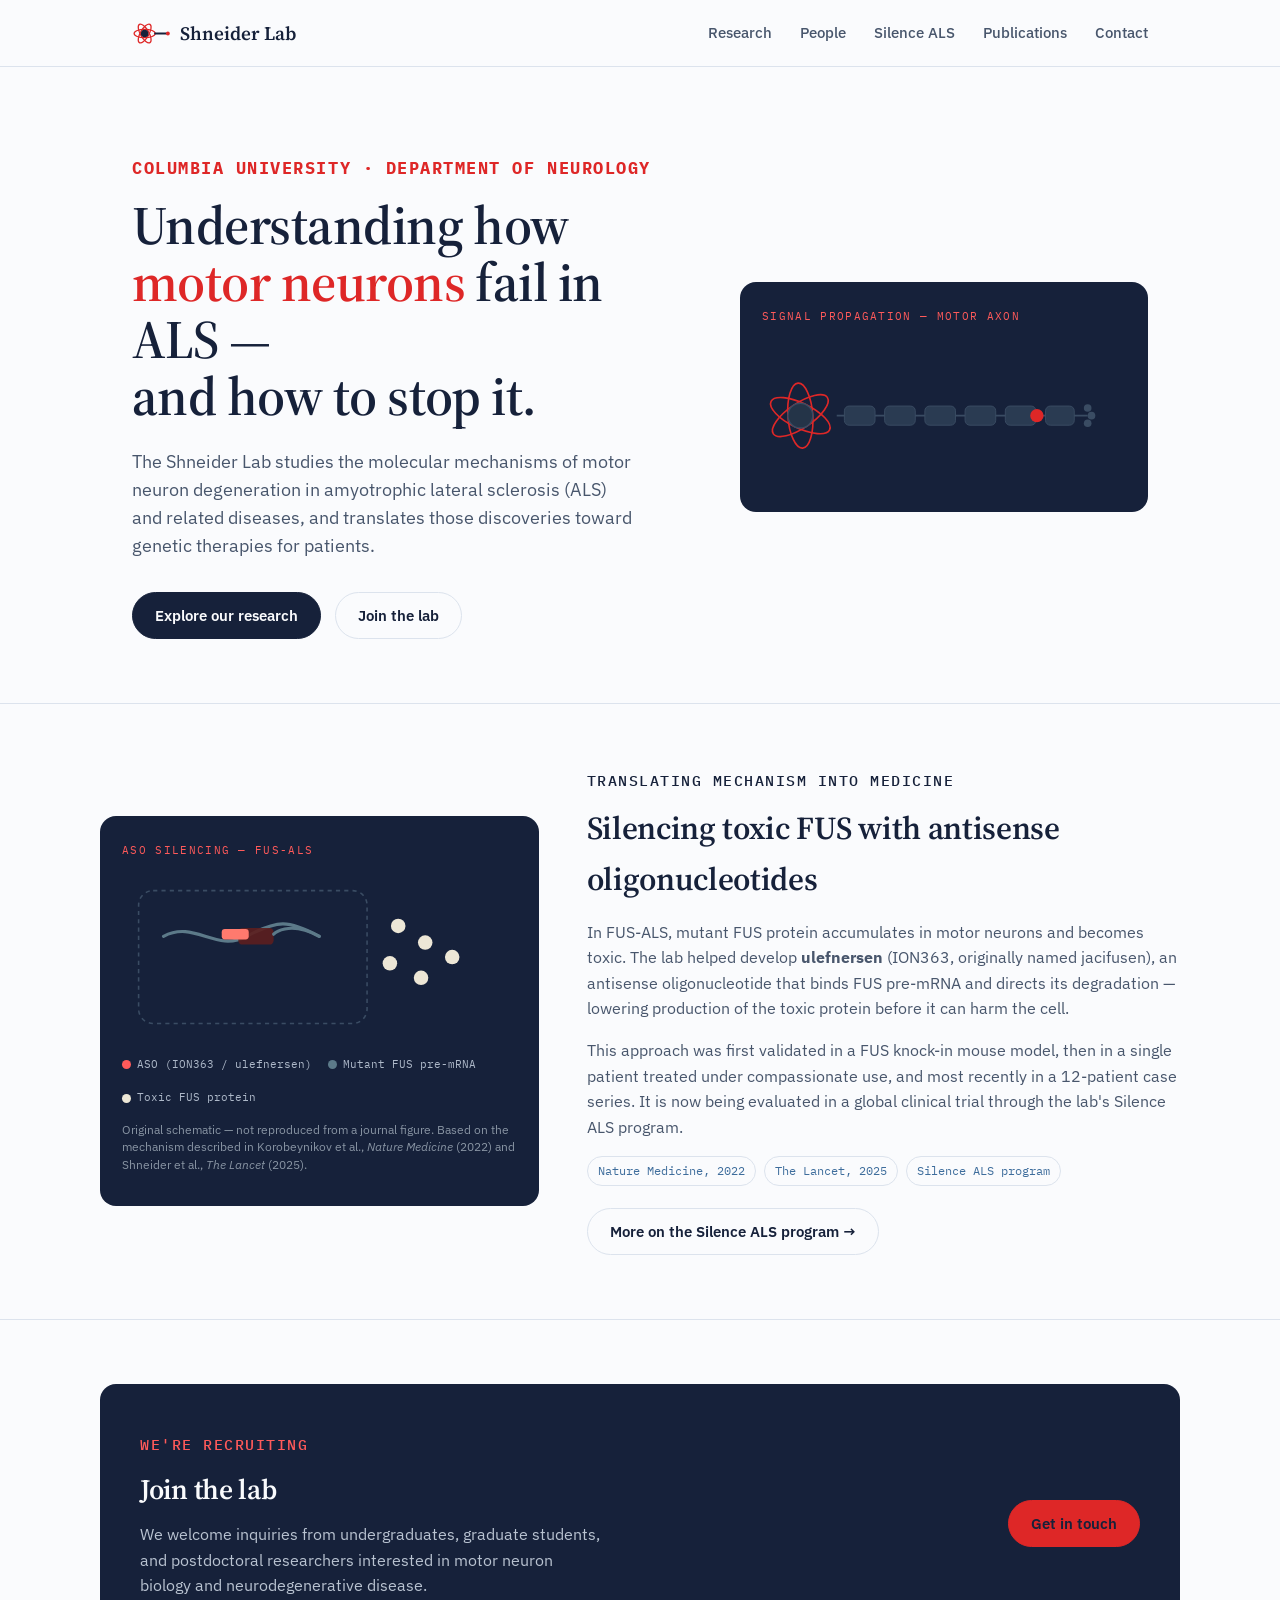
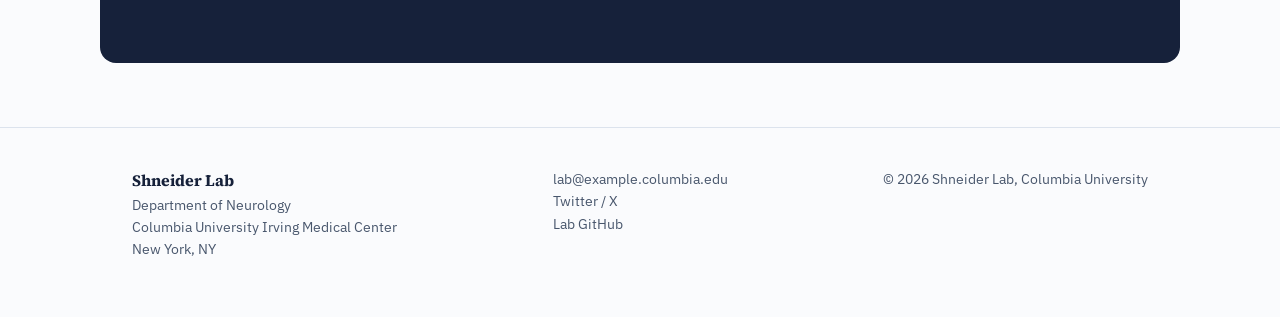
<file: index.html>
<!DOCTYPE html>
<html lang="en">
<head>
<meta charset="UTF-8">
<meta name="viewport" content="width=device-width, initial-scale=1.0">
<title>Shneider Lab — Motor Neuron Biology &amp; ALS Therapeutics</title>
<meta name="description" content="The Shneider Lab at Columbia University studies the molecular mechanisms of motor neuron degeneration in ALS and related diseases.">
<link rel="preconnect" href="https://fonts.googleapis.com">
<link rel="preconnect" href="https://fonts.gstatic.com" crossorigin>
<link href="https://fonts.googleapis.com/css2?family=Source+Serif+4:opsz,wght@8..60,400;8..60,500;8..60,600;8..60,700&family=IBM+Plex+Sans:wght@400;500;600&family=IBM+Plex+Mono:wght@400;500&display=swap" rel="stylesheet">
<link rel="stylesheet" href="style.css">
</head>
<body>

<header class="site">
  <nav class="nav">
    <a class="brand" href="index.html">
      <svg class="brand-mark" viewBox="0 0 36 26" fill="none" xmlns="http://www.w3.org/2000/svg">
        <g stroke="#DE2727" stroke-width="1.2" fill="none">
          <ellipse cx="12" cy="13" rx="10" ry="4"/>
          <ellipse cx="12" cy="13" rx="10" ry="4" transform="rotate(60 12 13)"/>
          <ellipse cx="12" cy="13" rx="10" ry="4" transform="rotate(120 12 13)"/>
        </g>
        <circle cx="12" cy="13" r="3.6" fill="#16213A"/>
        <path d="M22 13H33" stroke="#16213A" stroke-width="2" stroke-linecap="round"/>
        <circle cx="34" cy="13" r="1.8" fill="#DE2727"/>
      </svg>
      Shneider Lab
    </a>
    <ul class="navlinks">
      <li><a href="research.html">Research</a></li>
      <li><a href="people.html">People</a></li>
      <li><a href="silence-als.html">Silence ALS</a></li>
      <li><a href="publications.html">Publications</a></li>
      <li><a href="contact.html">Contact</a></li>
    </ul>
  </nav>
</header>

<main id="top">

  <!-- ================= HERO ================= -->
  <section class="hero" style="border-top:none; padding-top:88px;">
    <div>
      <span class="eyebrow-lg">Columbia University · Department of Neurology</span>
      <h1 style="margin-top:14px;">Understanding how <em>motor neurons</em> fail in ALS —<br>and how to stop it.</h1>
      <p class="lede">
        The Shneider Lab studies the molecular mechanisms of motor neuron degeneration in
        amyotrophic lateral sclerosis (ALS) and related diseases, and translates those
        discoveries toward genetic therapies for patients.
      </p>
      <div class="cta-row">
        <a class="btn primary" href="research.html">Explore our research</a>
        <a class="btn ghost" href="contact.html">Join the lab</a>
      </div>
    </div>

    <div class="axon-box">
      <span class="cap">Signal propagation — motor axon</span>
      <svg viewBox="0 0 380 160" xmlns="http://www.w3.org/2000/svg" aria-hidden="true">
        <g>
          <g stroke="#DE2727" stroke-width="1.7" fill="none">
            <ellipse cx="40" cy="80" rx="34" ry="13"/>
            <ellipse cx="40" cy="80" rx="34" ry="13" transform="rotate(60 40 80)"/>
            <ellipse cx="40" cy="80" rx="34" ry="13" transform="rotate(120 40 80)"/>
            <animateTransform attributeName="transform" type="rotate" from="0 40 80" to="360 40 80" dur="18s" repeatCount="indefinite"/>
          </g>
          <circle class="soma" cx="40" cy="80" r="13"/>
        </g>
        <path class="axon-line" d="M78 80H340" />
        <g>
          <rect class="myelin" x="86"  y="70" width="32" height="20" rx="5"/>
          <rect class="myelin" x="128" y="70" width="32" height="20" rx="5"/>
          <rect class="myelin" x="170" y="70" width="32" height="20" rx="5"/>
          <rect class="myelin" x="212" y="70" width="32" height="20" rx="5"/>
          <rect class="myelin" x="254" y="70" width="32" height="20" rx="5"/>
          <rect class="myelin" x="296" y="70" width="30" height="20" rx="5"/>
        </g>
        <circle class="pulse" r="7" cy="80">
          <animate attributeName="cx" values="92;332;92" dur="3.2s" keyTimes="0;0.5;1" begin="0s" repeatCount="indefinite"/>
          <animate attributeName="opacity" values="1;1;0;0;1" dur="3.2s" keyTimes="0;0.46;0.5;0.98;1" repeatCount="indefinite"/>
        </circle>
        <circle cx="340" cy="72" r="4" fill="#3A4C63"/>
        <circle cx="344" cy="80" r="4" fill="#3A4C63"/>
        <circle cx="340" cy="88" r="4" fill="#3A4C63"/>
      </svg>
    </div>
  </section>

  <!-- ================= ASO MECHANISM ================= -->
  <section id="aso">
    <div class="wrap aso-grid" style="display:grid; grid-template-columns:0.85fr 1.15fr; gap:48px; align-items:center;">

      <div class="aso-box">
        <span class="cap">ASO silencing — FUS-ALS</span>
        <svg viewBox="0 0 380 160" xmlns="http://www.w3.org/2000/svg" aria-hidden="true">
          <!-- nuclear envelope -->
          <rect x="16" y="16" width="220" height="128" rx="14" fill="none" stroke="#3A4C63" stroke-width="1.5" stroke-dasharray="4 4"/>
          <!-- pre-mRNA transcript -->
          <path d="M40 60 C 70 44, 90 76, 120 60 S 160 44, 190 60" fill="none" stroke="#5C7A89" stroke-width="3" stroke-linecap="round"/>
          <!-- mutant exon segment (target site) -->
          <rect id="exon" x="112" y="52" width="34" height="16" rx="4" fill="#5C1E1E" opacity="0.9"/>
          <!-- downstream transcript that gets degraded -->
          <path id="mrnaDown" d="M146 58 S 160 44, 190 60" fill="none" stroke="#5C7A89" stroke-width="3" stroke-linecap="round">
            <animate attributeName="opacity" values="1;1;1;0.12;0.12;1" keyTimes="0;0.3;0.4;0.55;0.85;1" dur="4.4s" repeatCount="indefinite"/>
          </path>
          <!-- ASO -->
          <rect id="aso" x="-30" y="53" width="26" height="10" rx="3" fill="#FF7A6E">
            <animate attributeName="x" values="-30;98;98;98;98;-30" keyTimes="0;0.3;0.35;0.85;0.9;1" dur="4.4s" repeatCount="indefinite"/>
          </rect>
          <!-- cleavage marker -->
          <g id="scissors" opacity="0">
            <animate attributeName="opacity" values="0;0;1;1;0;0" keyTimes="0;0.3;0.38;0.82;0.9;1" dur="4.4s" repeatCount="indefinite"/>
            <path d="M138 46 L150 68 M150 46 L138 68" stroke="#FF7A6E" stroke-width="2.4" stroke-linecap="round"/>
          </g>
          <!-- toxic FUS protein, produced outside nucleus -->
          <g fill="#EDE7D6">
            <circle cx="266" cy="50" r="7"><animate attributeName="opacity" values="1;1;1;0.25;0.25;1" keyTimes="0;0.4;0.5;0.62;0.85;1" dur="4.4s" repeatCount="indefinite"/></circle>
            <circle cx="292" cy="66" r="7"><animate attributeName="opacity" values="1;1;1;0.25;0.25;1" keyTimes="0;0.42;0.52;0.64;0.85;1" dur="4.4s" repeatCount="indefinite"/></circle>
            <circle cx="258" cy="86" r="7"><animate attributeName="opacity" values="1;1;1;0.25;0.25;1" keyTimes="0;0.44;0.54;0.66;0.85;1" dur="4.4s" repeatCount="indefinite"/></circle>
            <circle cx="288" cy="100" r="7"><animate attributeName="opacity" values="1;1;1;0.25;0.25;1" keyTimes="0;0.46;0.56;0.68;0.85;1" dur="4.4s" repeatCount="indefinite"/></circle>
            <circle cx="318" cy="80" r="7"><animate attributeName="opacity" values="1;1;1;0.25;0.25;1" keyTimes="0;0.48;0.58;0.7;0.85;1" dur="4.4s" repeatCount="indefinite"/></circle>
          </g>
        </svg>
        <div class="aso-legend">
          <span><i class="dot aso"></i>ASO (ION363 / ulefnersen)</span>
          <span><i class="dot mrna"></i>Mutant FUS pre-mRNA</span>
          <span><i class="dot protein"></i>Toxic FUS protein</span>
        </div>
        <p class="aso-source">
          Original schematic — not reproduced from a journal figure. Based on the
          mechanism described in Korobeynikov et al., <em>Nature Medicine</em> (2022)
          and Shneider et al., <em>The Lancet</em> (2025).
        </p>
      </div>

      <div>
        <span class="eyebrow">Translating mechanism into medicine</span>
        <h2 style="margin-top:10px; font-size:clamp(24px,2.8vw,32px);">Silencing toxic FUS with antisense oligonucleotides</h2>
        <p style="color:var(--ink-soft); margin-top:14px;">
          In FUS-ALS, mutant FUS protein accumulates in motor neurons and becomes
          toxic. The lab helped develop <strong>ulefnersen</strong> (ION363,
          originally named jacifusen), an antisense oligonucleotide that binds
          FUS pre-mRNA and directs its degradation — lowering production of the
          toxic protein before it can harm the cell.
        </p>
        <p style="color:var(--ink-soft); margin-top:12px;">
          This approach was first validated in a FUS knock-in mouse model, then
          in a single patient treated under compassionate use, and most recently
          in a 12-patient case series. It is now being evaluated in a global
          clinical trial through the lab's Silence ALS program.
        </p>
        <div class="method-tags" style="margin-top:16px;">
          <span>Nature Medicine, 2022</span>
          <span>The Lancet, 2025</span>
          <span>Silence ALS program</span>
        </div>
        <a class="btn ghost" href="silence-als.html" style="margin-top:22px; display:inline-block;">More on the Silence ALS program →</a>
      </div>

    </div>
  </section>

  <!-- ================= JOIN ================= -->
  <section id="join">
    <div class="wrap">
      <div class="join">
        <div>
          <span class="eyebrow" style="color:var(--accent-dim);">We're recruiting</span>
          <h2 style="margin-top:10px;">Join the lab</h2>
          <p>We welcome inquiries from undergraduates, graduate students, and
          postdoctoral researchers interested in motor neuron biology and
          neurodegenerative disease.</p>
        </div>
        <a class="btn primary" href="contact.html">Get in touch</a>
      </div>
    </div>
  </section>

</main>

<!-- ================= FOOTER ================= -->
<footer>
  <div class="wrap footer-grid">
    <div>
      <strong style="color:var(--ink); font-family:'Source Serif 4',serif; font-size:16px;">Shneider Lab</strong><br>
      Department of Neurology<br>
      Columbia University Irving Medical Center<br>
      New York, NY
    </div>
    <div>
      <a href="mailto:lab@example.columbia.edu">lab@example.columbia.edu</a><br>
      <a href="#">Twitter / X</a><br>
      <a href="#">Lab GitHub</a>
    </div>
    <div>© <span id="year"></span> Shneider Lab, Columbia University</div>
  </div>
</footer>

<script>
  document.getElementById('year').textContent = new Date().getFullYear();
</script>

</body>
</html>
</file>
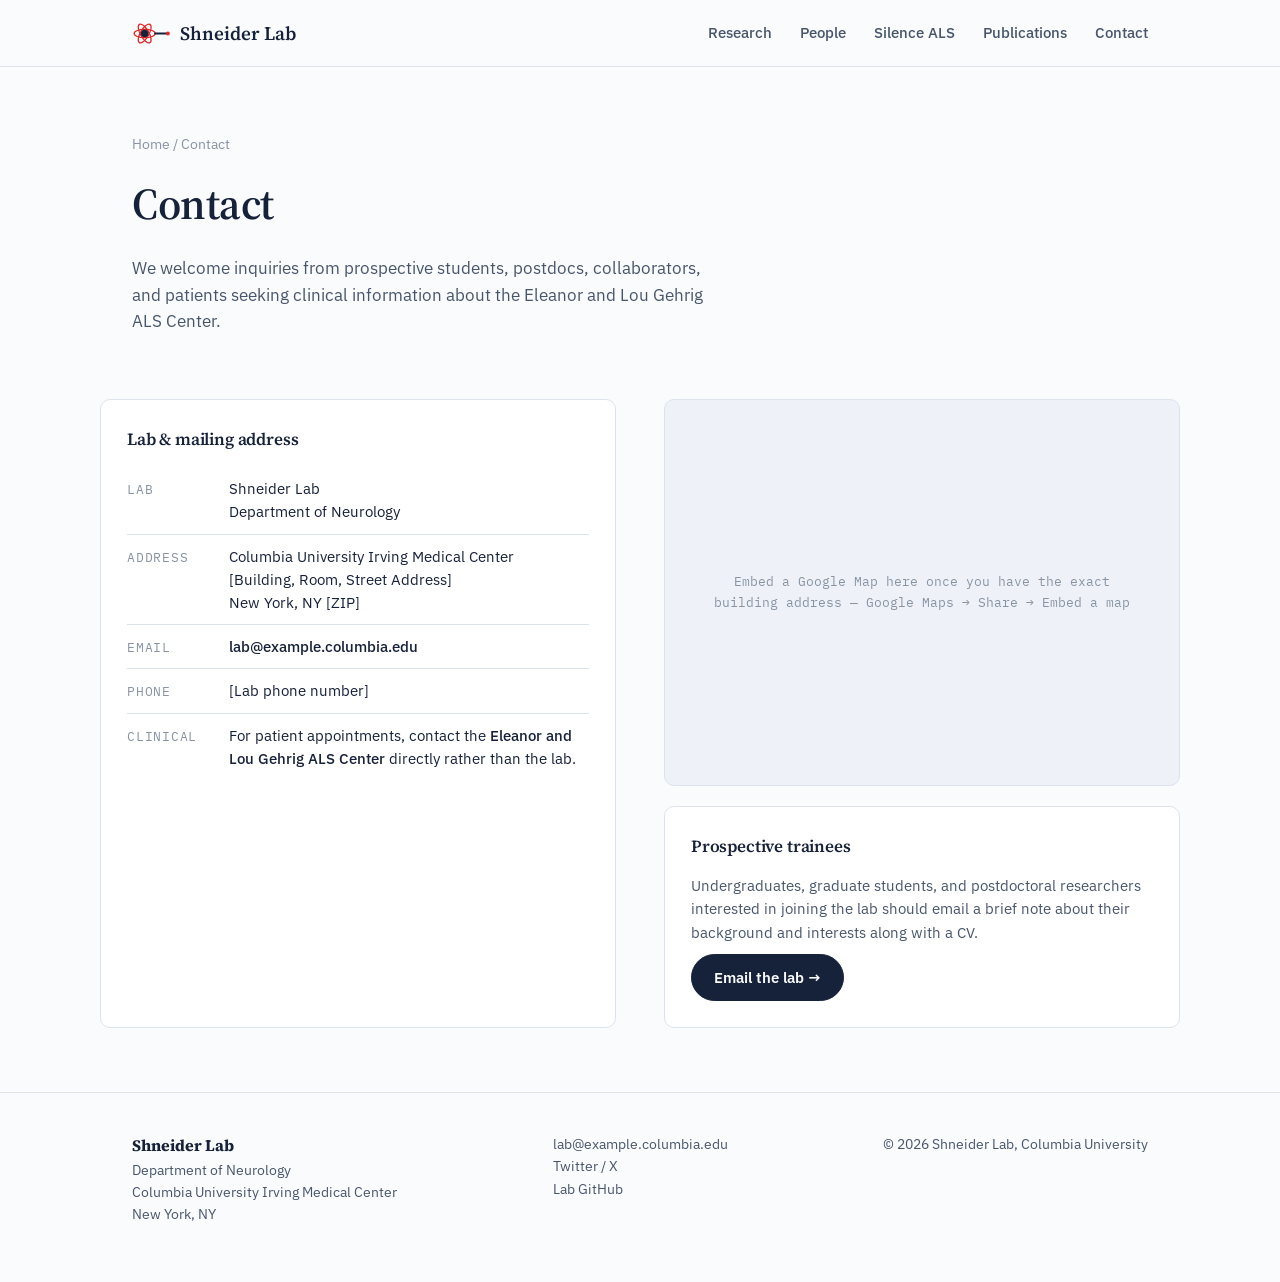
<file: contact.html>
<!DOCTYPE html>
<html lang="en">
<head>
<meta charset="UTF-8">
<meta name="viewport" content="width=device-width, initial-scale=1.0">
<title>Contact — Shneider Lab</title>
<meta name="description" content="Contact the Shneider Lab at Columbia University.">
<link rel="preconnect" href="https://fonts.googleapis.com">
<link rel="preconnect" href="https://fonts.gstatic.com" crossorigin>
<link href="https://fonts.googleapis.com/css2?family=Source+Serif+4:opsz,wght@8..60,400;8..60,500;8..60,600;8..60,700&family=IBM+Plex+Sans:wght@400;500;600&family=IBM+Plex+Mono:wght@400;500&display=swap" rel="stylesheet">
<link rel="stylesheet" href="style.css">
</head>
<body>

<header class="site">
  <nav class="nav">
    <a class="brand" href="index.html">
      <svg class="brand-mark" viewBox="0 0 36 26" fill="none" xmlns="http://www.w3.org/2000/svg">
        <g stroke="#DE2727" stroke-width="1.2" fill="none">
          <ellipse cx="12" cy="13" rx="10" ry="4"/>
          <ellipse cx="12" cy="13" rx="10" ry="4" transform="rotate(60 12 13)"/>
          <ellipse cx="12" cy="13" rx="10" ry="4" transform="rotate(120 12 13)"/>
        </g>
        <circle cx="12" cy="13" r="3.6" fill="#16213A"/>
        <path d="M22 13H33" stroke="#16213A" stroke-width="2" stroke-linecap="round"/>
        <circle cx="34" cy="13" r="1.8" fill="#DE2727"/>
      </svg>
      Shneider Lab
    </a>
    <ul class="navlinks">
      <li><a href="research.html">Research</a></li>
      <li><a href="people.html">People</a></li>
      <li><a href="silence-als.html">Silence ALS</a></li>
      <li><a href="publications.html">Publications</a></li>
      <li><a href="contact.html">Contact</a></li>
    </ul>
  </nav>
</header>

<main>
  <div class="page-hero">
    <span class="crumb"><a href="index.html">Home</a> / Contact</span>
    <h1>Contact</h1>
    <p class="lede">
      We welcome inquiries from prospective students, postdocs, collaborators,
      and patients seeking clinical information about the Eleanor and Lou Gehrig
      ALS Center.
    </p>
  </div>

  <section style="border-top:none; padding-top:8px;">
    <div class="wrap contact-grid">

      <div class="contact-card">
        <h3>Lab &amp; mailing address</h3>
        <div class="contact-row">
          <div class="label">Lab</div>
          <div>Shneider Lab<br>Department of Neurology</div>
        </div>
        <div class="contact-row">
          <div class="label">Address</div>
          <div>Columbia University Irving Medical Center<br>[Building, Room, Street Address]<br>New York, NY [ZIP]</div>
        </div>
        <div class="contact-row">
          <div class="label">Email</div>
          <div><a href="mailto:lab@example.columbia.edu">lab@example.columbia.edu</a></div>
        </div>
        <div class="contact-row">
          <div class="label">Phone</div>
          <div>[Lab phone number]</div>
        </div>
        <div class="contact-row">
          <div class="label">Clinical</div>
          <div>For patient appointments, contact the <a href="#">Eleanor and Lou Gehrig ALS Center</a> directly rather than the lab.</div>
        </div>
      </div>

      <div>
        <div class="map-box">
          Embed a Google Map here once you have the exact<br>building address —
          Google Maps → Share → Embed a map
        </div>
        <div class="contact-card" style="margin-top:20px;">
          <h3>Prospective trainees</h3>
          <p style="color:var(--ink-soft); font-size:14.5px; margin:0 0 10px;">
            Undergraduates, graduate students, and postdoctoral researchers
            interested in joining the lab should email a brief note about their
            background and interests along with a CV.
          </p>
          <a class="btn primary" href="mailto:lab@example.columbia.edu?subject=Prospective%20lab%20member%20inquiry">Email the lab →</a>
        </div>
      </div>

    </div>
  </section>
</main>

<footer>
  <div class="wrap footer-grid">
    <div>
      <strong style="color:var(--ink); font-family:'Source Serif 4',serif; font-size:16px;">Shneider Lab</strong><br>
      Department of Neurology<br>
      Columbia University Irving Medical Center<br>
      New York, NY
    </div>
    <div>
      <a href="mailto:lab@example.columbia.edu">lab@example.columbia.edu</a><br>
      <a href="#">Twitter / X</a><br>
      <a href="#">Lab GitHub</a>
    </div>
    <div>© <span id="year"></span> Shneider Lab, Columbia University</div>
  </div>
</footer>

<script>
  document.getElementById('year').textContent = new Date().getFullYear();
</script>

</body>
</html>
</file>
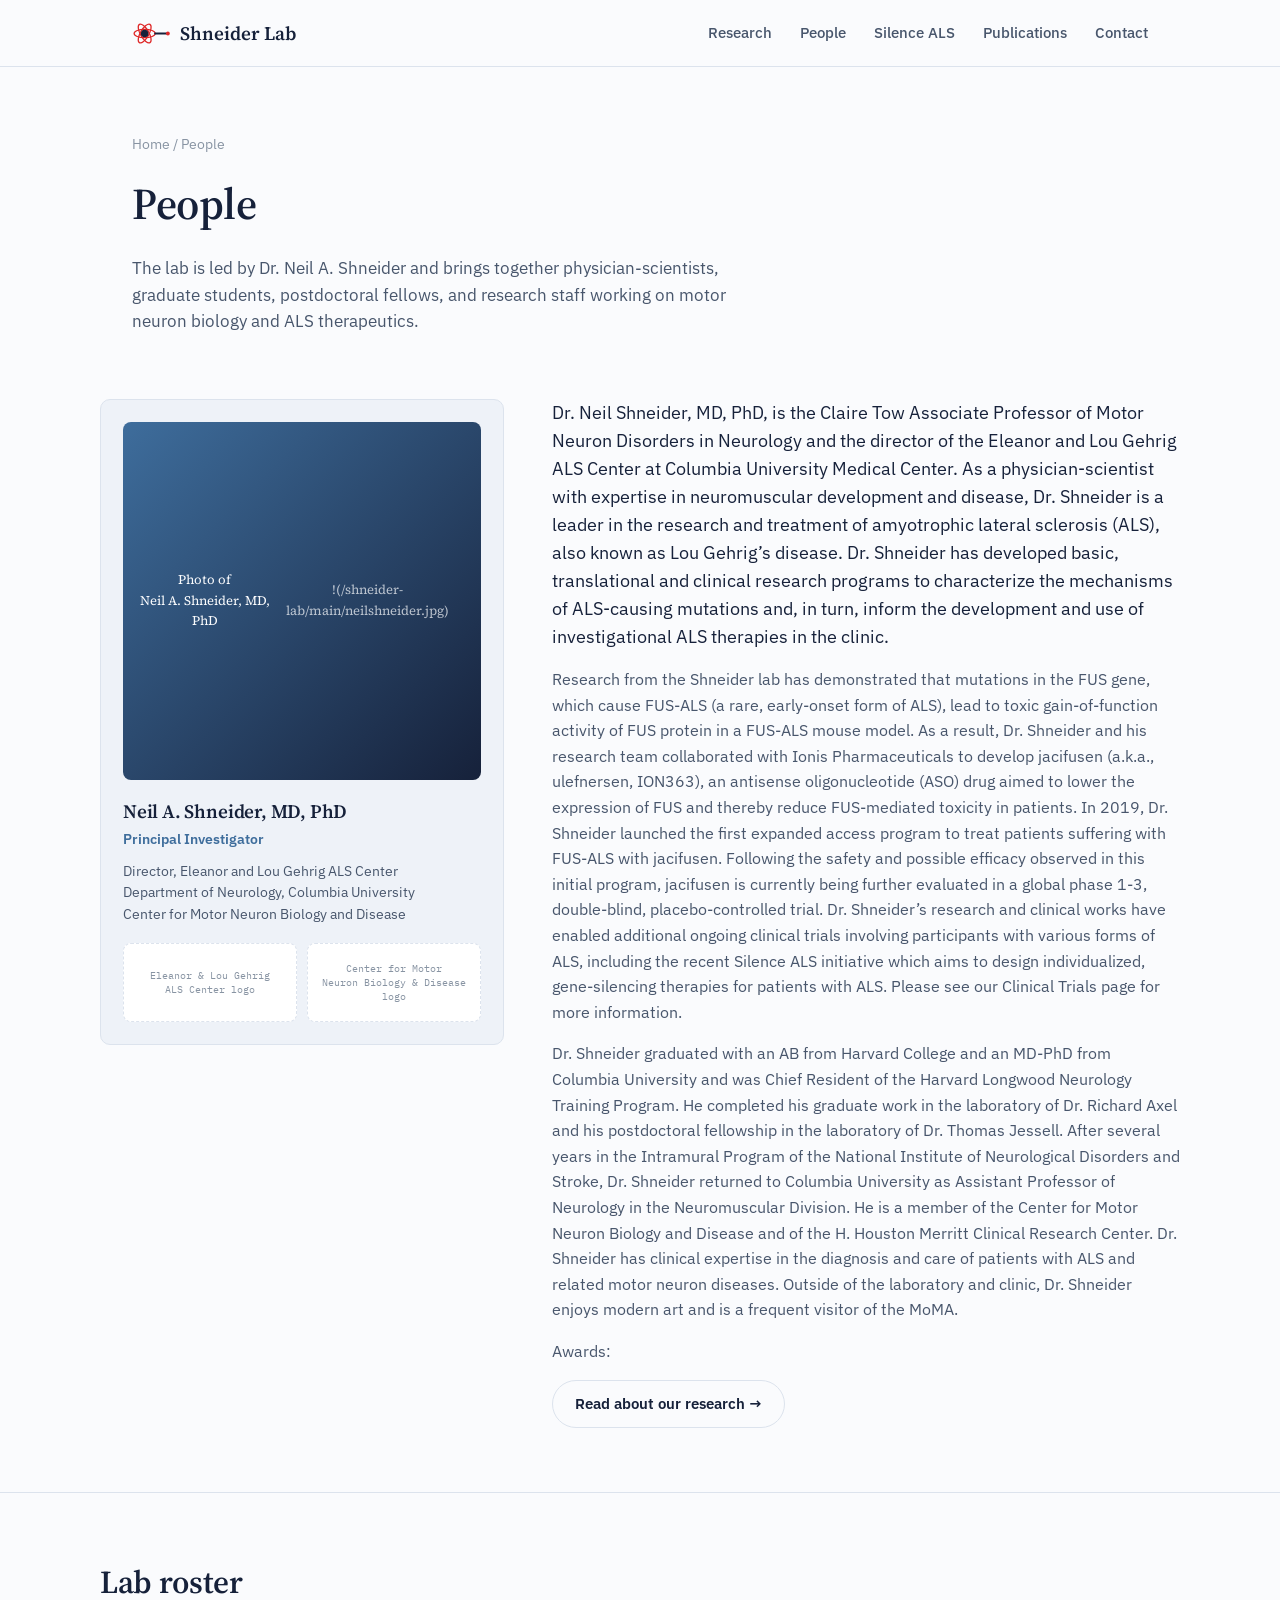
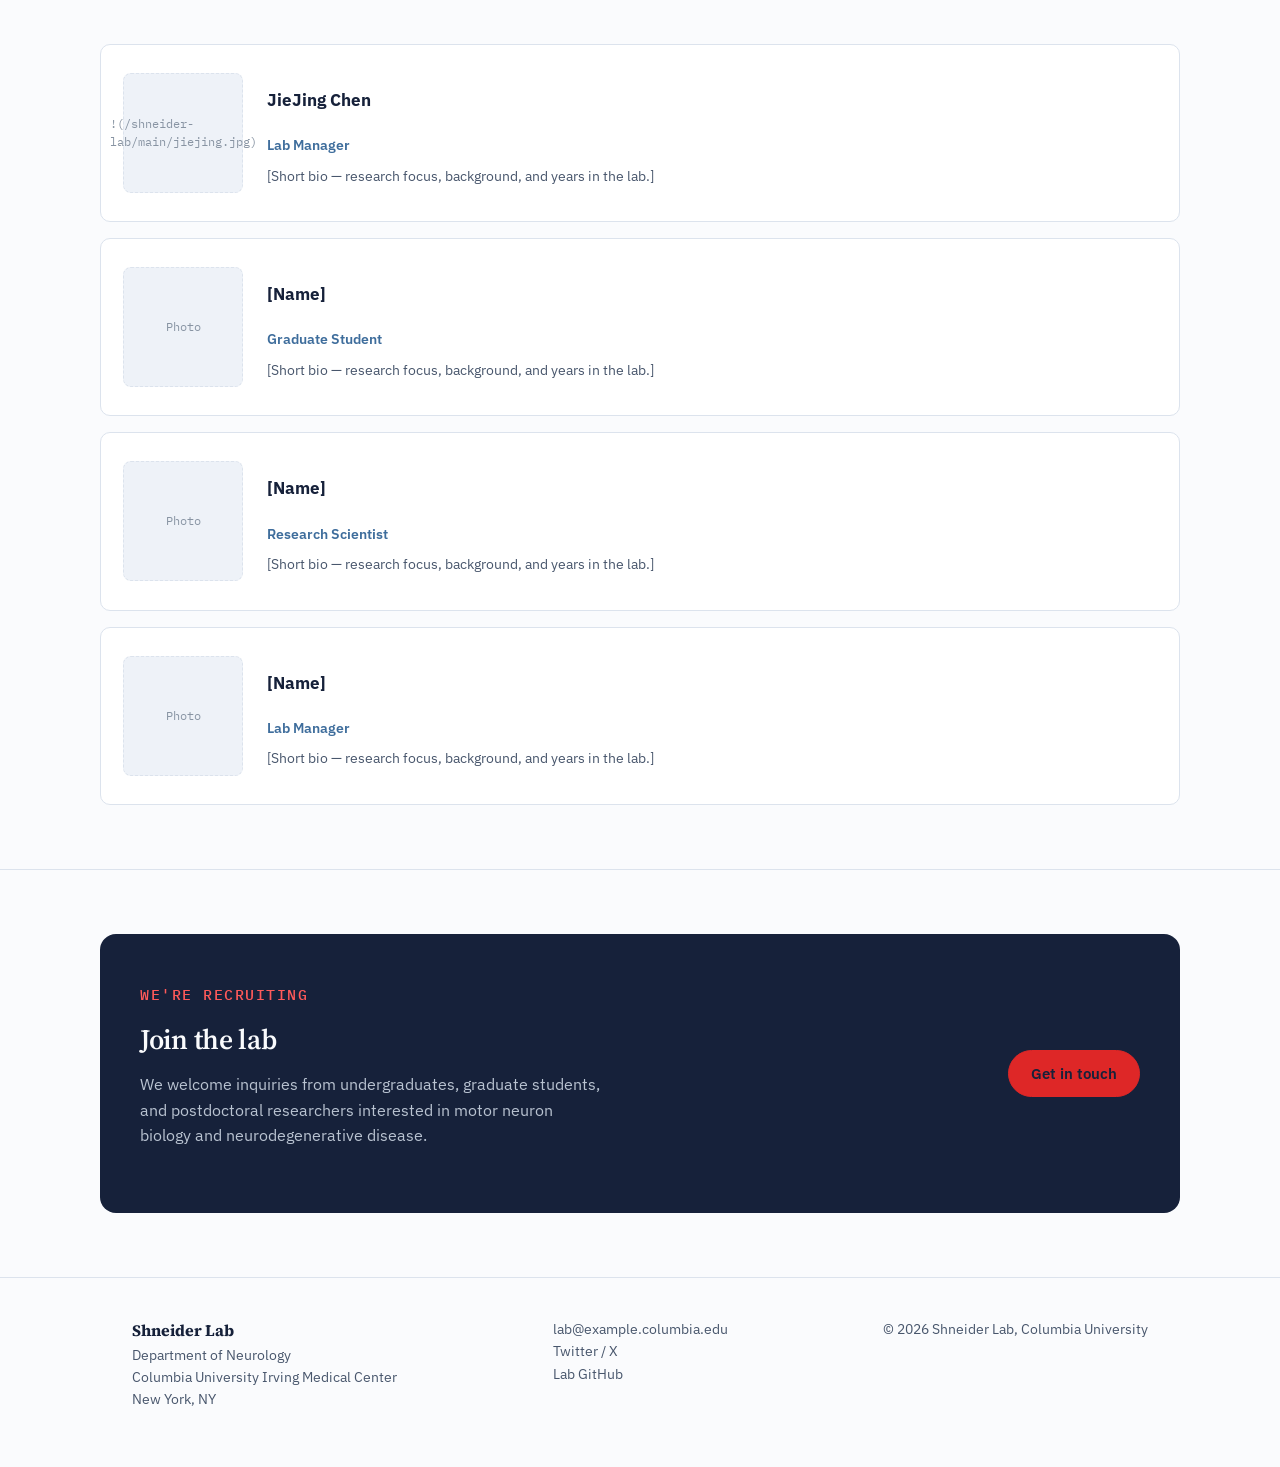
<file: people.html>
<!DOCTYPE html>
<html lang="en">
<head>
<meta charset="UTF-8">
<meta name="viewport" content="width=device-width, initial-scale=1.0">
<title>People — Shneider Lab</title>
<meta name="description" content="Meet the Shneider Lab at Columbia University: Dr. Neil A. Shneider and the lab's researchers and staff.">
<link rel="preconnect" href="https://fonts.googleapis.com">
<link rel="preconnect" href="https://fonts.gstatic.com" crossorigin>
<link href="https://fonts.googleapis.com/css2?family=Source+Serif+4:opsz,wght@8..60,400;8..60,500;8..60,600;8..60,700&family=IBM+Plex+Sans:wght@400;500;600&family=IBM+Plex+Mono:wght@400;500&display=swap" rel="stylesheet">
<link rel="stylesheet" href="style.css">
</head>
<body>

<header class="site">
  <nav class="nav">
    <a class="brand" href="index.html">
      <svg class="brand-mark" viewBox="0 0 36 26" fill="none" xmlns="http://www.w3.org/2000/svg">
        <g stroke="#DE2727" stroke-width="1.2" fill="none">
          <ellipse cx="12" cy="13" rx="10" ry="4"/>
          <ellipse cx="12" cy="13" rx="10" ry="4" transform="rotate(60 12 13)"/>
          <ellipse cx="12" cy="13" rx="10" ry="4" transform="rotate(120 12 13)"/>
        </g>
        <circle cx="12" cy="13" r="3.6" fill="#16213A"/>
        <path d="M22 13H33" stroke="#16213A" stroke-width="2" stroke-linecap="round"/>
        <circle cx="34" cy="13" r="1.8" fill="#DE2727"/>
      </svg>
      Shneider Lab
    </a>
    <ul class="navlinks">
      <li><a href="research.html">Research</a></li>
      <li><a href="people.html">People</a></li>
      <li><a href="silence-als.html">Silence ALS</a></li>
      <li><a href="publications.html">Publications</a></li>
      <li><a href="contact.html">Contact</a></li>
    </ul>
  </nav>
</header>

<main>
  <div class="page-hero">
    <span class="crumb"><a href="index.html">Home</a> / People</span>
    <h1>People</h1>
    <p class="lede">
      The lab is led by Dr. Neil A. Shneider and brings together physician-scientists,
      graduate students, postdoctoral fellows, and research staff working on motor
      neuron biology and ALS therapeutics.
    </p>
  </div>

  <section style="border-top:none; padding-top:8px;">
    <div class="wrap about-grid">
      <div class="pi-card">
        <div class="pi-photo">Photo of<br>Neil A. Shneider, MD, PhD<br><span style="opacity:.7;">!(/shneider-lab/main/neilshneider.jpg)</span></div>
        <h3>Neil A. Shneider, MD, PhD</h3>
        <div class="role">Principal Investigator</div>
        <div class="meta">
          Director, Eleanor and Lou Gehrig ALS Center<br>
          Department of Neurology, Columbia University<br>
          Center for Motor Neuron Biology and Disease
        </div>
        <!-- Replace each logo-slot below with <img src="lou-gehrig-center-logo.png" alt="..."> once you have the files -->
        <div class="affiliate-logos">
          <div class="logo-slot">Eleanor &amp; Lou Gehrig<br>ALS Center logo</div>
          <div class="logo-slot">Center for Motor<br>Neuron Biology &amp; Disease logo</div>
        </div>
      </div>
      <div class="about-copy">
        <p>
          Dr. Neil Shneider, MD, PhD, is the Claire Tow Associate Professor of Motor Neuron Disorders in Neurology 
          and the director of the Eleanor and Lou Gehrig ALS Center at Columbia University Medical Center. 
          As a physician-scientist with expertise in neuromuscular development and disease, Dr. Shneider is a leader 
          in the research and treatment of amyotrophic lateral sclerosis (ALS), also known as Lou Gehrig’s disease. 
          Dr. Shneider has developed basic, translational and clinical research programs to characterize 
          the mechanisms of ALS-causing mutations and, in turn, inform the development and use of 
          investigational ALS therapies in the clinic. 
              </p>
          <p>
          Research from the Shneider lab has demonstrated that mutations 
          in the FUS gene, which cause FUS-ALS (a rare, early-onset form of ALS), lead to toxic gain-of-function activity
          of FUS protein in a FUS-ALS mouse model. As a result, Dr. Shneider and his research team collaborated with 
          Ionis Pharmaceuticals to develop jacifusen (a.k.a., ulefnersen, ION363), an antisense oligonucleotide (ASO) drug
          aimed to lower the expression of FUS and thereby reduce FUS-mediated toxicity in patients. In 2019, 
          Dr. Shneider launched the first expanded access program to treat patients suffering with FUS-ALS with jacifusen.
          Following the safety and possible efficacy observed in this initial program, jacifusen is currently being further
          evaluated in a global phase 1-3, double-blind, placebo-controlled trial. Dr. Shneider’s research and clinical works
          have enabled additional ongoing clinical trials involving participants with various forms of ALS, including the recent
          Silence ALS initiative which aims to design individualized, gene-silencing therapies for patients with ALS. 
          Please see our Clinical Trials page for more information. 
             </p>
         <p>
          Dr. Shneider graduated with an AB from Harvard College and an MD-PhD from Columbia University and was
          Chief Resident of the Harvard Longwood Neurology Training Program. 
          He completed his graduate work in the laboratory of Dr. Richard Axel and his postdoctoral fellowship in the laboratory 
          of Dr. Thomas Jessell. After several years in the Intramural Program of the National Institute of Neurological Disorders and Stroke, 
           Dr. Shneider returned to Columbia University as Assistant Professor of Neurology in the Neuromuscular Division. 
           He is a member of the Center for Motor Neuron Biology and Disease and of the H. Houston Merritt Clinical Research Center. 
           Dr. Shneider has clinical expertise in the diagnosis and care of patients with ALS and related motor neuron diseases.
           Outside of the laboratory and clinic, Dr. Shneider enjoys modern art and is a frequent visitor of the MoMA. 
        </p>
        <p>
          Awards:
        </p>
        <p>
        </p>
        <a class="btn ghost" href="research.html">Read about our research →</a>
      </div>
    </div>
  </section>

  <section>
    <div class="wrap">
      <div class="section-head">
        <div>
          <h2>Lab roster</h2>
        </div>
      </div>
      <div class="people-list">
        <div class="person-row">
          <div class="avatar">!(/shneider-lab/main/jiejing.jpg)</div>
          <div>
            <h4>JieJing Chen</h4>
            <div class="ptitle">Lab Manager</div>
            <p class="pbio">[Short bio — research focus, background, and years in the lab.]</p>
          </div>
        </div>
        <div class="person-row">
          <div class="avatar">Photo</div>
          <div>
            <h4>[Name]</h4>
            <div class="ptitle">Graduate Student</div>
            <p class="pbio">[Short bio — research focus, background, and years in the lab.]</p>
          </div>
        </div>
        <div class="person-row">
          <div class="avatar">Photo</div>
          <div>
            <h4>[Name]</h4>
            <div class="ptitle">Research Scientist</div>
            <p class="pbio">[Short bio — research focus, background, and years in the lab.]</p>
          </div>
        </div>
        <div class="person-row">
          <div class="avatar">Photo</div>
          <div>
            <h4>[Name]</h4>
            <div class="ptitle">Lab Manager</div>
            <p class="pbio">[Short bio — research focus, background, and years in the lab.]</p>
          </div>
        </div>
      </div>
    </div>
  </section>

  <section>
    <div class="wrap">
      <div class="join" style="margin-top:0;">
        <div>
          <span class="eyebrow" style="color:var(--accent-dim);">We're recruiting</span>
          <h2 style="margin-top:10px;">Join the lab</h2>
          <p>We welcome inquiries from undergraduates, graduate students, and
          postdoctoral researchers interested in motor neuron biology and
          neurodegenerative disease.</p>
        </div>
        <a class="btn primary" href="contact.html">Get in touch</a>
      </div>
    </div>
  </section>
</main>

<footer>
  <div class="wrap footer-grid">
    <div>
      <strong style="color:var(--ink); font-family:'Source Serif 4',serif; font-size:16px;">Shneider Lab</strong><br>
      Department of Neurology<br>
      Columbia University Irving Medical Center<br>
      New York, NY
    </div>
    <div>
      <a href="mailto:lab@example.columbia.edu">lab@example.columbia.edu</a><br>
      <a href="#">Twitter / X</a><br>
      <a href="#">Lab GitHub</a>
    </div>
    <div>© <span id="year"></span> Shneider Lab, Columbia University</div>
  </div>
</footer>

<script>
  document.getElementById('year').textContent = new Date().getFullYear();
</script>

</body>
</html>
</file>
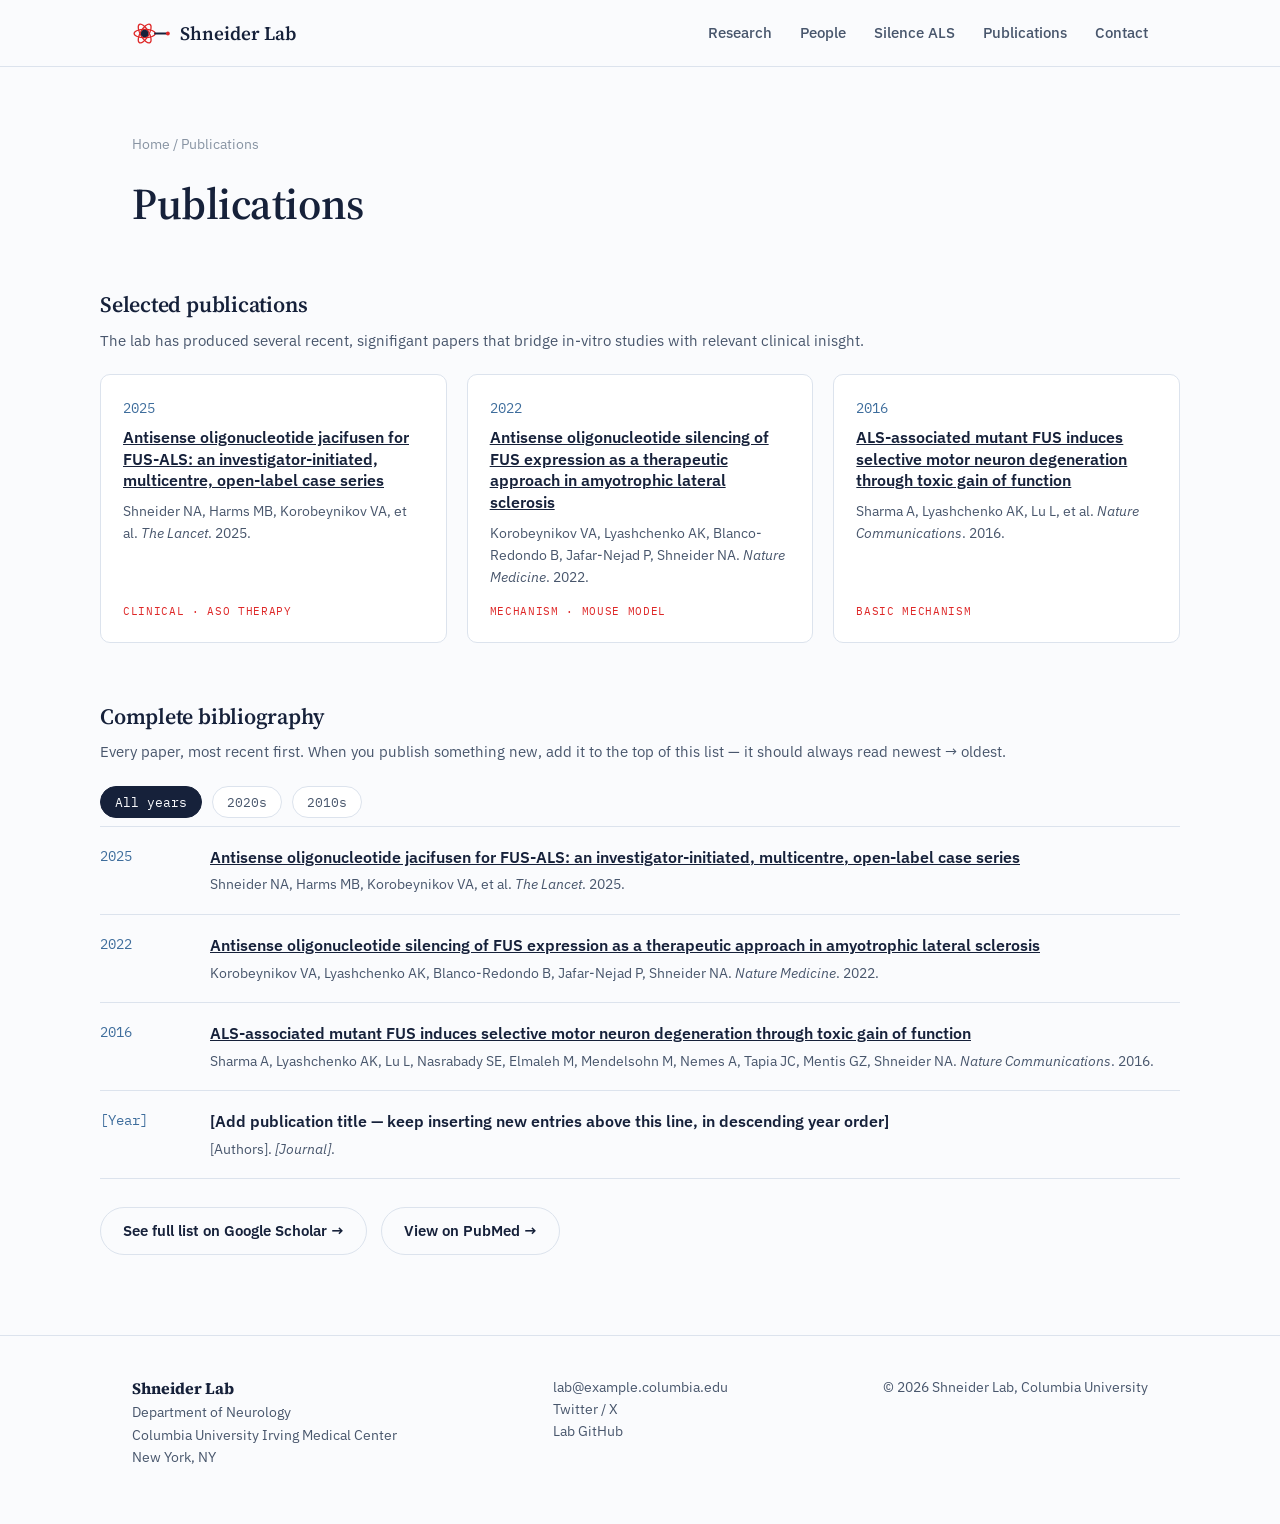
<file: publications.html>
<!DOCTYPE html>
<html lang="en">
<head>
<meta charset="UTF-8">
<meta name="viewport" content="width=device-width, initial-scale=1.0">
<title>Publications — Shneider Lab</title>
<meta name="description" content="Publications from the Shneider Lab at Columbia University.">
<link rel="preconnect" href="https://fonts.googleapis.com">
<link rel="preconnect" href="https://fonts.gstatic.com" crossorigin>
<link href="https://fonts.googleapis.com/css2?family=Source+Serif+4:opsz,wght@8..60,400;8..60,500;8..60,600;8..60,700&family=IBM+Plex+Sans:wght@400;500;600&family=IBM+Plex+Mono:wght@400;500&display=swap" rel="stylesheet">
<link rel="stylesheet" href="style.css">
</head>
<body>

<header class="site">
  <nav class="nav">
    <a class="brand" href="index.html">
      <svg class="brand-mark" viewBox="0 0 36 26" fill="none" xmlns="http://www.w3.org/2000/svg">
        <g stroke="#DE2727" stroke-width="1.2" fill="none">
          <ellipse cx="12" cy="13" rx="10" ry="4"/>
          <ellipse cx="12" cy="13" rx="10" ry="4" transform="rotate(60 12 13)"/>
          <ellipse cx="12" cy="13" rx="10" ry="4" transform="rotate(120 12 13)"/>
        </g>
        <circle cx="12" cy="13" r="3.6" fill="#16213A"/>
        <path d="M22 13H33" stroke="#16213A" stroke-width="2" stroke-linecap="round"/>
        <circle cx="34" cy="13" r="1.8" fill="#DE2727"/>
      </svg>
      Shneider Lab
    </a>
    <ul class="navlinks">
      <li><a href="research.html">Research</a></li>
      <li><a href="people.html">People</a></li>
      <li><a href="silence-als.html">Silence ALS</a></li>
      <li><a href="publications.html">Publications</a></li>
      <li><a href="contact.html">Contact</a></li>
    </ul>
  </nav>
</header>

<main>
  <div class="page-hero">
    <span class="crumb"><a href="index.html">Home</a> / Publications</span>
    <h1>Publications</h1>
  </div>

  <section style="border-top:none; padding-top:8px;">
    <div class="wrap">

      <!-- ================= SELECTED PUBLICATIONS ================= -->
      <div class="subsection-head">
        <h2>Selected publications</h2>
        <p>The lab has produced several recent, signifigant papers that bridge in-vitro studies with relevant clinical inisght.</p>
      </div>
      <div class="pub-selected-grid">
        <div class="pub-selected-card">
          <div class="pub-year">2025</div>
          <div class="pub-title">
            <a href="https://doi.org/10.1016/S0140-6736(25)00513-6" target="_blank" rel="noopener">Antisense oligonucleotide jacifusen for FUS-ALS: an investigator-initiated, multicentre, open-label case series</a>
          </div>
          <div class="pub-cite">Shneider NA, Harms MB, Korobeynikov VA, et al. <em>The Lancet</em>. 2025.</div>
          <div class="pub-tag">Clinical · ASO therapy</div>
        </div>
        <div class="pub-selected-card">
          <div class="pub-year">2022</div>
          <div class="pub-title">
            <a href="https://doi.org/10.1038/s41591-021-01615-z" target="_blank" rel="noopener">Antisense oligonucleotide silencing of FUS expression as a therapeutic approach in amyotrophic lateral sclerosis</a>
          </div>
          <div class="pub-cite">Korobeynikov VA, Lyashchenko AK, Blanco-Redondo B, Jafar-Nejad P, Shneider NA. <em>Nature Medicine</em>. 2022.</div>
          <div class="pub-tag">Mechanism · Mouse model</div>
        </div>
        <div class="pub-selected-card">
          <div class="pub-year">2016</div>
          <div class="pub-title">
            <a href="https://doi.org/10.1038/ncomms10465" target="_blank" rel="noopener">ALS-associated mutant FUS induces selective motor neuron degeneration through toxic gain of function</a>
          </div>
          <div class="pub-cite">Sharma A, Lyashchenko AK, Lu L, et al. <em>Nature Communications</em>. 2016.</div>
          <div class="pub-tag">Basic mechanism</div>
        </div>
      </div>

      <!-- ================= COMPLETE BIBLIOGRAPHY ================= -->
      <div class="subsection-head">
        <h2>Complete bibliography</h2>
        <p>Every paper, most recent first. When you publish something new, add it to the top of this list — it should always read newest → oldest.</p>
      </div>

      <div class="pub-filters">
        <button class="active">All years</button>
        <button>2020s</button>
        <button>2010s</button>
      </div>

      <ul class="pub-list">
        <li>
          <div class="pub-year">2025</div>
          <div>
            <div class="pub-title">
              <a href="https://doi.org/10.1016/S0140-6736(25)00513-6" target="_blank" rel="noopener">Antisense oligonucleotide jacifusen for FUS-ALS: an investigator-initiated, multicentre, open-label case series</a>
            </div>
            <div class="pub-cite">Shneider NA, Harms MB, Korobeynikov VA, et al. <em>The Lancet</em>. 2025.</div>
          </div>
        </li>
        <li>
          <div class="pub-year">2022</div>
          <div>
            <div class="pub-title">
              <a href="https://doi.org/10.1038/s41591-021-01615-z" target="_blank" rel="noopener">Antisense oligonucleotide silencing of FUS expression as a therapeutic approach in amyotrophic lateral sclerosis</a>
            </div>
            <div class="pub-cite">Korobeynikov VA, Lyashchenko AK, Blanco-Redondo B, Jafar-Nejad P, Shneider NA. <em>Nature Medicine</em>. 2022.</div>
          </div>
        </li>
        <li>
          <div class="pub-year">2016</div>
          <div>
            <div class="pub-title">
              <a href="https://doi.org/10.1038/ncomms10465" target="_blank" rel="noopener">ALS-associated mutant FUS induces selective motor neuron degeneration through toxic gain of function</a>
            </div>
            <div class="pub-cite">Sharma A, Lyashchenko AK, Lu L, Nasrabady SE, Elmaleh M, Mendelsohn M, Nemes A, Tapia JC, Mentis GZ, Shneider NA. <em>Nature Communications</em>. 2016.</div>
          </div>
        </li>
        <li>
          <div class="pub-year">[Year]</div>
          <div>
            <div class="pub-title">[Add publication title — keep inserting new entries above this line, in descending year order]</div>
            <div class="pub-cite">[Authors]. <em>[Journal]</em>.</div>
          </div>
        </li>
      </ul>

      <p style="margin-top:28px;">
        <a class="btn ghost" href="https://scholar.google.com" target="_blank" rel="noopener">See full list on Google Scholar →</a>
        <a class="btn ghost" href="https://pubmed.ncbi.nlm.nih.gov" target="_blank" rel="noopener" style="margin-left:10px;">View on PubMed →</a>
      </p>

    </div>
  </section>
</main>

<footer>
  <div class="wrap footer-grid">
    <div>
      <strong style="color:var(--ink); font-family:'Source Serif 4',serif; font-size:16px;">Shneider Lab</strong><br>
      Department of Neurology<br>
      Columbia University Irving Medical Center<br>
      New York, NY
    </div>
    <div>
      <a href="mailto:lab@example.columbia.edu">lab@example.columbia.edu</a><br>
      <a href="#">Twitter / X</a><br>
      <a href="#">Lab GitHub</a>
    </div>
    <div>© <span id="year"></span> Shneider Lab, Columbia University</div>
  </div>
</footer>

<script>
  document.getElementById('year').textContent = new Date().getFullYear();
  // Simple client-side filter for the year-range buttons above.
  document.querySelectorAll('.pub-filters button').forEach(btn=>{
    btn.addEventListener('click',()=>{
      document.querySelectorAll('.pub-filters button').forEach(b=>b.classList.remove('active'));
      btn.classList.add('active');
      // Hook up real filtering logic once you have a full publication list with data-year attributes.
    });
  });
</script>

</body>
</html>
</file>
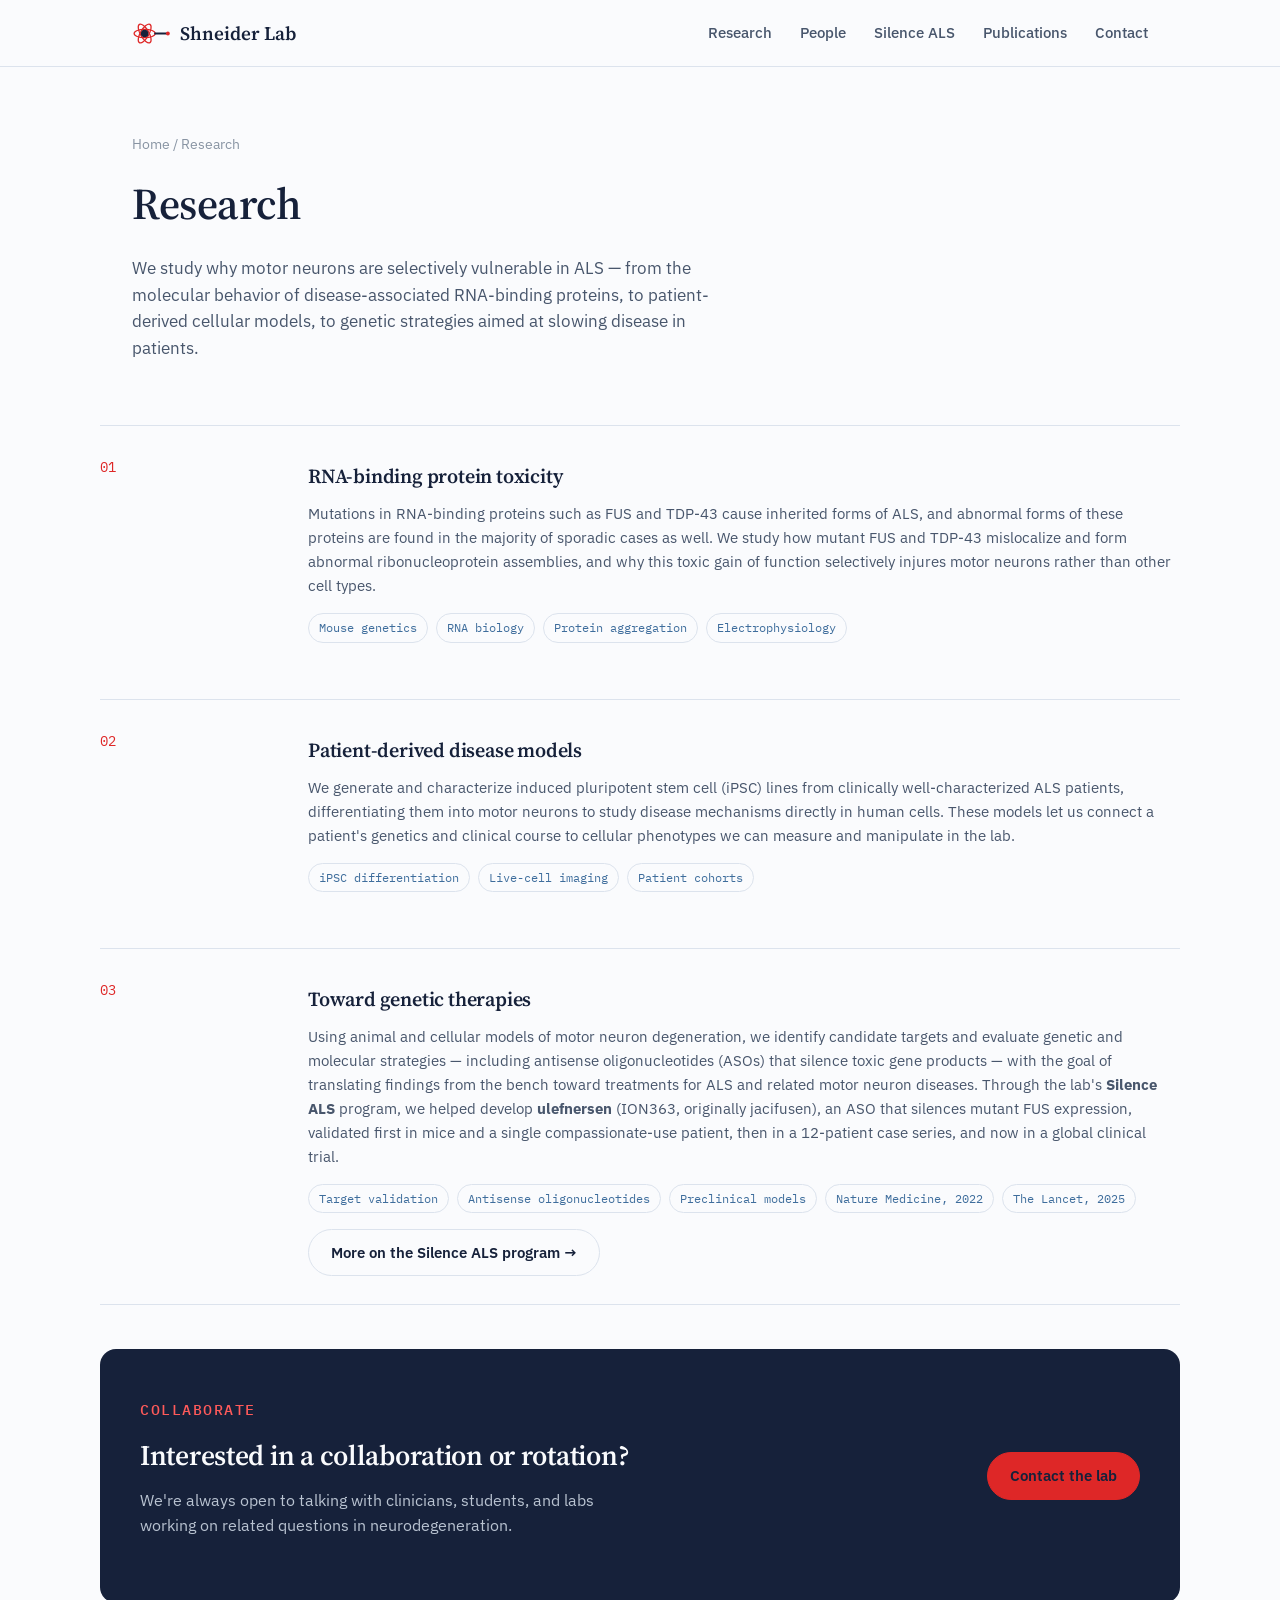
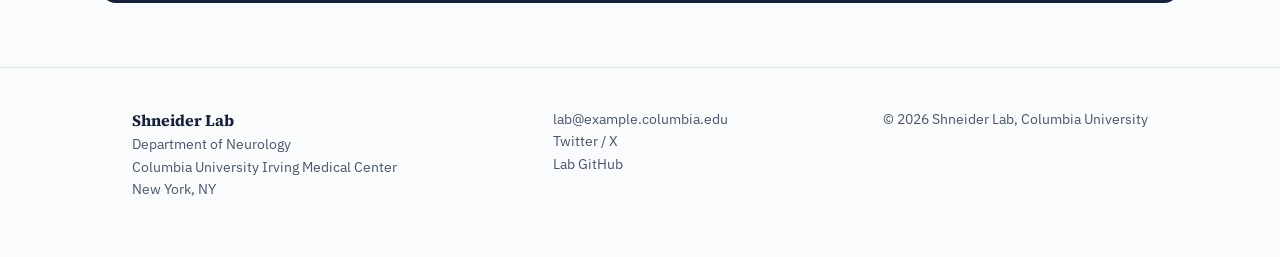
<file: research.html>
<!DOCTYPE html>
<html lang="en">
<head>
<meta charset="UTF-8">
<meta name="viewport" content="width=device-width, initial-scale=1.0">
<title>Research — Shneider Lab</title>
<meta name="description" content="Research in the Shneider Lab: RNA-binding protein toxicity, iPSC disease models, and genetic therapies for ALS and motor neuron disease.">
<link rel="preconnect" href="https://fonts.googleapis.com">
<link rel="preconnect" href="https://fonts.gstatic.com" crossorigin>
<link href="https://fonts.googleapis.com/css2?family=Source+Serif+4:opsz,wght@8..60,400;8..60,500;8..60,600;8..60,700&family=IBM+Plex+Sans:wght@400;500;600&family=IBM+Plex+Mono:wght@400;500&display=swap" rel="stylesheet">
<link rel="stylesheet" href="style.css">
</head>
<body>

<header class="site">
  <nav class="nav">
    <a class="brand" href="index.html">
      <svg class="brand-mark" viewBox="0 0 36 26" fill="none" xmlns="http://www.w3.org/2000/svg">
        <g stroke="#DE2727" stroke-width="1.2" fill="none">
          <ellipse cx="12" cy="13" rx="10" ry="4"/>
          <ellipse cx="12" cy="13" rx="10" ry="4" transform="rotate(60 12 13)"/>
          <ellipse cx="12" cy="13" rx="10" ry="4" transform="rotate(120 12 13)"/>
        </g>
        <circle cx="12" cy="13" r="3.6" fill="#16213A"/>
        <path d="M22 13H33" stroke="#16213A" stroke-width="2" stroke-linecap="round"/>
        <circle cx="34" cy="13" r="1.8" fill="#DE2727"/>
      </svg>
      Shneider Lab
    </a>
    <ul class="navlinks">
      <li><a href="research.html">Research</a></li>
      <li><a href="people.html">People</a></li>
      <li><a href="silence-als.html">Silence ALS</a></li>
      <li><a href="publications.html">Publications</a></li>
      <li><a href="contact.html">Contact</a></li>
    </ul>
  </nav>
</header>

<main>
  <div class="page-hero">
    <span class="crumb"><a href="index.html">Home</a> / Research</span>
    <h1>Research</h1>
    <p class="lede">
      We study why motor neurons are selectively vulnerable in ALS — from the
      molecular behavior of disease-associated RNA-binding proteins, to patient-derived
      cellular models, to genetic strategies aimed at slowing disease in patients.
    </p>
  </div>

  <section style="border-top:none; padding-top:8px;">
    <div class="wrap">
      <div class="research-detail">

        <div class="rdet">
          <div>
            <span class="num">01</span>
          </div>
          <div>
            <h3>RNA-binding protein toxicity</h3>
            <p>
              Mutations in RNA-binding proteins such as FUS and TDP-43 cause inherited
              forms of ALS, and abnormal forms of these proteins are found in the
              majority of sporadic cases as well. We study how mutant FUS and TDP-43
              mislocalize and form abnormal ribonucleoprotein assemblies, and why this
              toxic gain of function selectively injures motor neurons rather than
              other cell types.
            </p>
            <div class="method-tags">
              <span>Mouse genetics</span>
              <span>RNA biology</span>
              <span>Protein aggregation</span>
              <span>Electrophysiology</span>
            </div>
          </div>
        </div>

        <div class="rdet">
          <div><span class="num">02</span></div>
          <div>
            <h3>Patient-derived disease models</h3>
            <p>
              We generate and characterize induced pluripotent stem cell (iPSC) lines
              from clinically well-characterized ALS patients, differentiating them
              into motor neurons to study disease mechanisms directly in human cells.
              These models let us connect a patient's genetics and clinical course to
              cellular phenotypes we can measure and manipulate in the lab.
            </p>
            <div class="method-tags">
              <span>iPSC differentiation</span>
              <span>Live-cell imaging</span>
              <span>Patient cohorts</span>
            </div>
          </div>
        </div>

        <div class="rdet">
          <div><span class="num">03</span></div>
          <div>
            <h3>Toward genetic therapies</h3>
            <p>
              Using animal and cellular models of motor neuron degeneration, we
              identify candidate targets and evaluate genetic and molecular
              strategies — including antisense oligonucleotides (ASOs) that
              silence toxic gene products — with the goal of translating
              findings from the bench toward treatments for ALS and related
              motor neuron diseases. Through the lab's <strong>Silence ALS</strong>
              program, we helped develop <strong>ulefnersen</strong> (ION363,
              originally jacifusen), an ASO that silences mutant FUS expression,
              validated first in mice and a single compassionate-use patient,
              then in a 12-patient case series, and now in a global clinical trial.
            </p>
            <div class="method-tags">
              <span>Target validation</span>
              <span>Antisense oligonucleotides</span>
              <span>Preclinical models</span>
              <span>Nature Medicine, 2022</span>
              <span>The Lancet, 2025</span>
            </div>
            <a class="btn ghost" href="silence-als.html" style="margin-top:16px; display:inline-block;">More on the Silence ALS program →</a>
          </div>
        </div>

      </div>

      <div class="join" style="margin-top:8px;">
        <div>
          <span class="eyebrow" style="color:var(--accent-dim);">Collaborate</span>
          <h2 style="margin-top:10px;">Interested in a collaboration or rotation?</h2>
          <p>We're always open to talking with clinicians, students, and labs
          working on related questions in neurodegeneration.</p>
        </div>
        <a class="btn primary" href="contact.html">Contact the lab</a>
      </div>
    </div>
  </section>
</main>

<footer>
  <div class="wrap footer-grid">
    <div>
      <strong style="color:var(--ink); font-family:'Source Serif 4',serif; font-size:16px;">Shneider Lab</strong><br>
      Department of Neurology<br>
      Columbia University Irving Medical Center<br>
      New York, NY
    </div>
    <div>
      <a href="mailto:lab@example.columbia.edu">lab@example.columbia.edu</a><br>
      <a href="#">Twitter / X</a><br>
      <a href="#">Lab GitHub</a>
    </div>
    <div>© <span id="year"></span> Shneider Lab, Columbia University</div>
  </div>
</footer>

<script>
  document.getElementById('year').textContent = new Date().getFullYear();
</script>

</body>
</html>
</file>
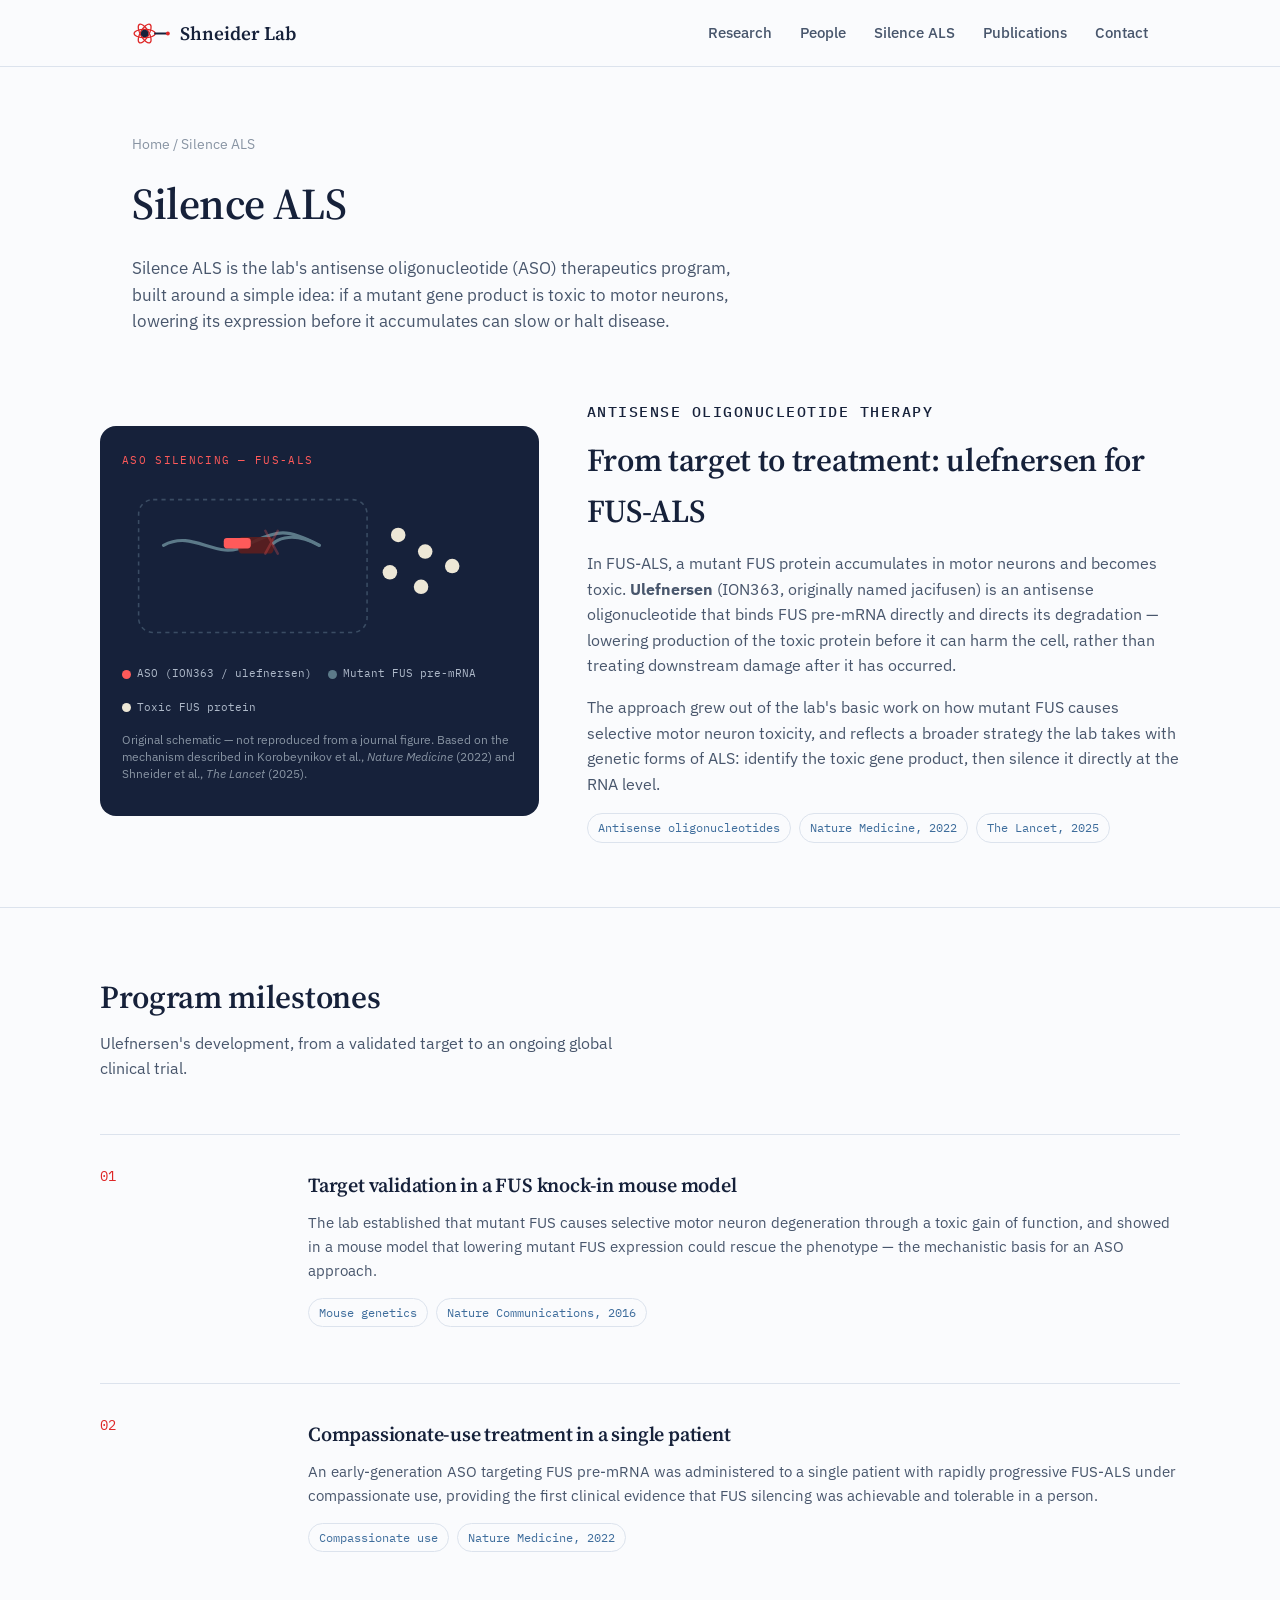
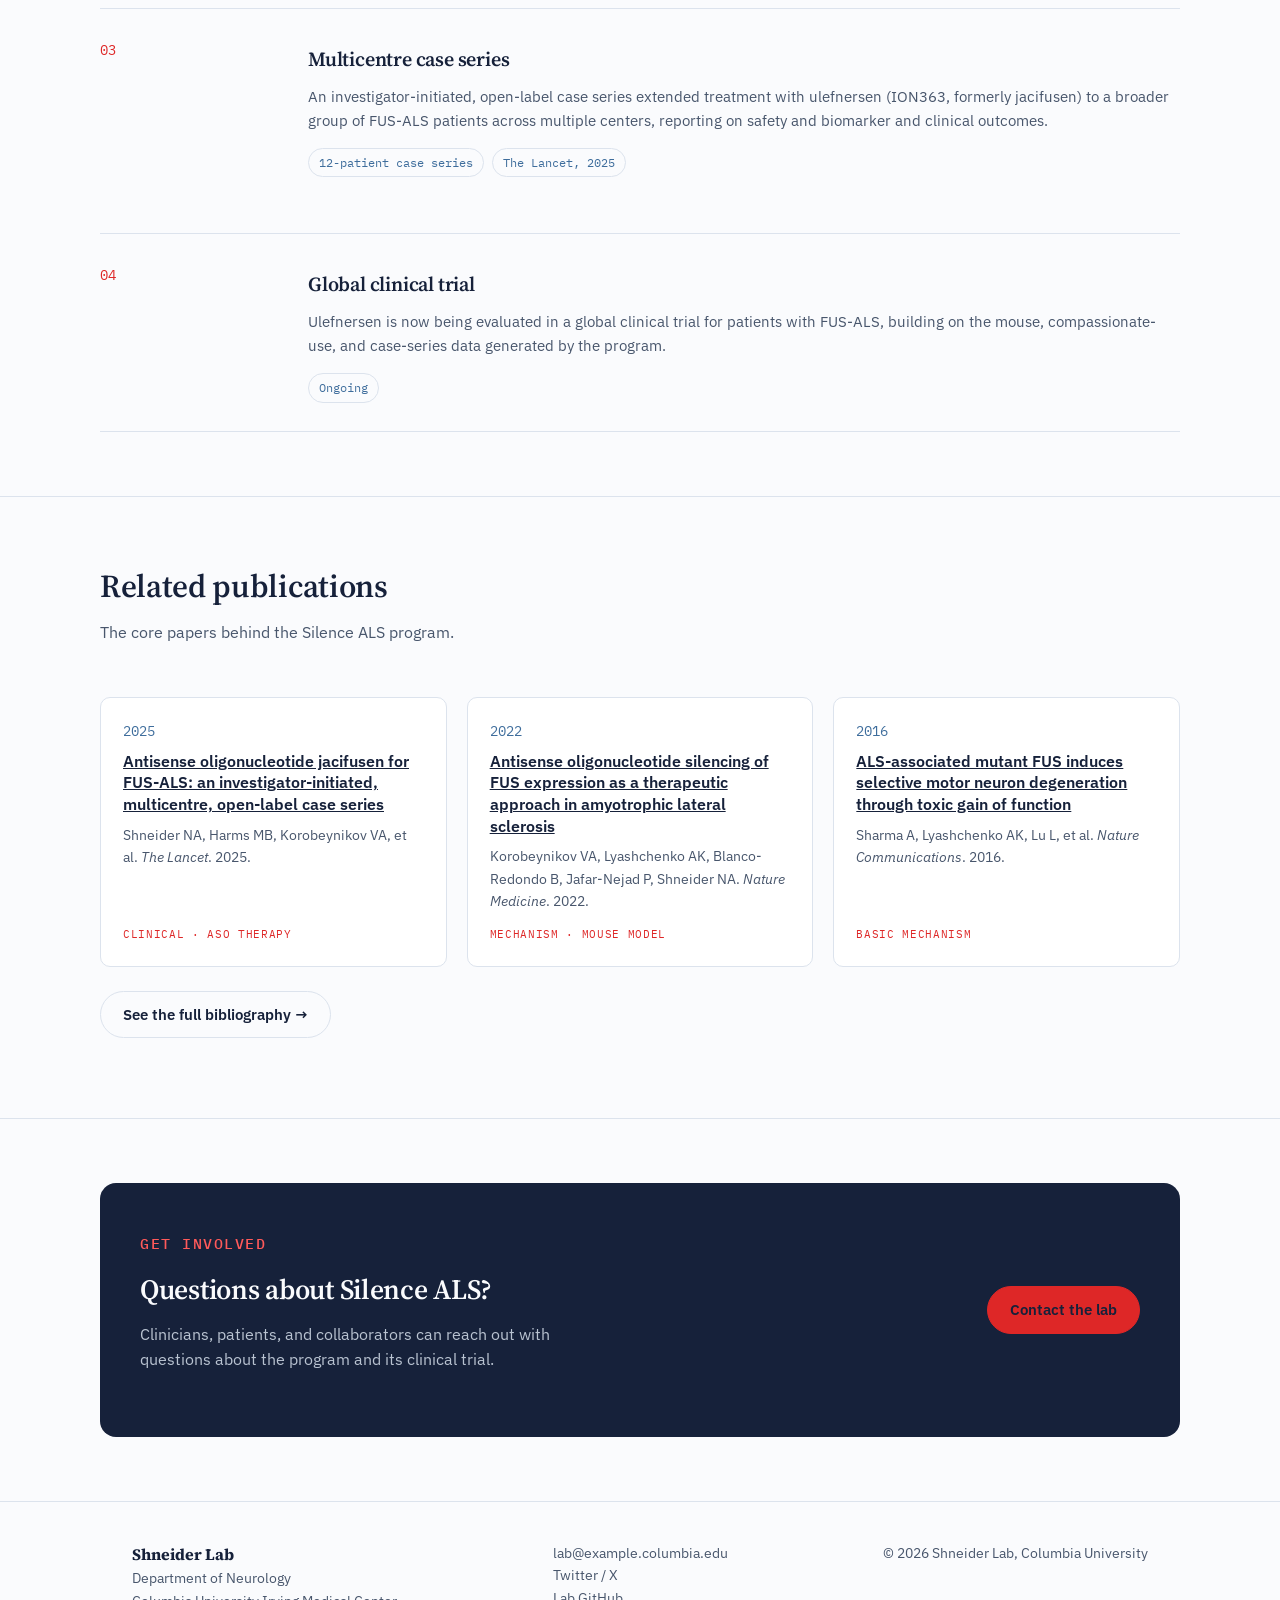
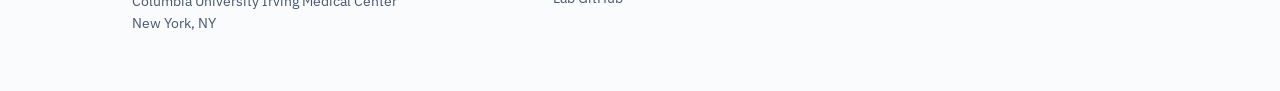
<file: silence-als.html>
<!DOCTYPE html>
<html lang="en">
<head>
<meta charset="UTF-8">
<meta name="viewport" content="width=device-width, initial-scale=1.0">
<title>Silence ALS — Shneider Lab</title>
<meta name="description" content="Silence ALS: the Shneider Lab's antisense oligonucleotide program, developer of ulefnersen (ION363) for FUS-ALS.">
<link rel="preconnect" href="https://fonts.googleapis.com">
<link rel="preconnect" href="https://fonts.gstatic.com" crossorigin>
<link href="https://fonts.googleapis.com/css2?family=Source+Serif+4:opsz,wght@8..60,400;8..60,500;8..60,600;8..60,700&family=IBM+Plex+Sans:wght@400;500;600&family=IBM+Plex+Mono:wght@400;500&display=swap" rel="stylesheet">
<link rel="stylesheet" href="style.css">
</head>
<body>

<header class="site">
  <nav class="nav">
    <a class="brand" href="index.html">
      <svg class="brand-mark" viewBox="0 0 36 26" fill="none" xmlns="http://www.w3.org/2000/svg">
        <g stroke="#DE2727" stroke-width="1.2" fill="none">
          <ellipse cx="12" cy="13" rx="10" ry="4"/>
          <ellipse cx="12" cy="13" rx="10" ry="4" transform="rotate(60 12 13)"/>
          <ellipse cx="12" cy="13" rx="10" ry="4" transform="rotate(120 12 13)"/>
        </g>
        <circle cx="12" cy="13" r="3.6" fill="#16213A"/>
        <path d="M22 13H33" stroke="#16213A" stroke-width="2" stroke-linecap="round"/>
        <circle cx="34" cy="13" r="1.8" fill="#DE2727"/>
      </svg>
      Shneider Lab
    </a>
    <ul class="navlinks">
      <li><a href="research.html">Research</a></li>
      <li><a href="people.html">People</a></li>
      <li><a href="silence-als.html">Silence ALS</a></li>
      <li><a href="publications.html">Publications</a></li>
      <li><a href="contact.html">Contact</a></li>
    </ul>
  </nav>
</header>

<main>
  <div class="page-hero">
    <span class="crumb"><a href="index.html">Home</a> / Silence ALS</span>
    <h1>Silence ALS</h1>
    <p class="lede">
      Silence ALS is the lab's antisense oligonucleotide (ASO) therapeutics program,
      built around a simple idea: if a mutant gene product is toxic to motor neurons,
      lowering its expression before it accumulates can slow or halt disease.
    </p>
  </div>

  <!-- ================= MECHANISM ================= -->
  <section style="border-top:none; padding-top:8px;">
    <div class="wrap aso-grid" style="display:grid; grid-template-columns:0.85fr 1.15fr; gap:48px; align-items:center;">

      <div class="aso-box">
        <span class="cap">ASO silencing — FUS-ALS</span>
        <svg viewBox="0 0 380 160" xmlns="http://www.w3.org/2000/svg" aria-hidden="true">
          <rect x="16" y="16" width="220" height="128" rx="14" fill="none" stroke="#3A4C63" stroke-width="1.5" stroke-dasharray="4 4"/>
          <path d="M40 60 C 70 44, 90 76, 120 60 S 160 44, 190 60" fill="none" stroke="#5C7A89" stroke-width="3" stroke-linecap="round"/>
          <rect id="exon2" x="112" y="52" width="34" height="16" rx="4" fill="#5C1E1E" opacity="0.9"/>
          <path id="mrnaDown2" d="M146 58 S 160 44, 190 60" fill="none" stroke="#5C7A89" stroke-width="3" stroke-linecap="round">
            <animate attributeName="opacity" values="1;1;1;0.12;0.12;1" keyTimes="0;0.3;0.4;0.55;0.85;1" dur="4.4s" repeatCount="indefinite"/>
          </path>
          <rect id="aso2" x="-30" y="53" width="26" height="10" rx="3" fill="#FF5A5A">
            <animate attributeName="x" values="-30;98;98;98;98;-30" keyTimes="0;0.3;0.35;0.85;0.9;1" dur="4.4s" repeatCount="indefinite"/>
          </rect>
          <g id="scissors2" opacity="0">
            <animate attributeName="opacity" values="0;0;1;1;0;0" keyTimes="0;0.3;0.38;0.82;0.9;1" dur="4.4s" repeatCount="indefinite"/>
            <path d="M138 46 L150 68 M150 46 L138 68" stroke="#FF5A5A" stroke-width="2.4" stroke-linecap="round"/>
          </g>
          <g fill="#EDE7D6">
            <circle cx="266" cy="50" r="7"><animate attributeName="opacity" values="1;1;1;0.25;0.25;1" keyTimes="0;0.4;0.5;0.62;0.85;1" dur="4.4s" repeatCount="indefinite"/></circle>
            <circle cx="292" cy="66" r="7"><animate attributeName="opacity" values="1;1;1;0.25;0.25;1" keyTimes="0;0.42;0.52;0.64;0.85;1" dur="4.4s" repeatCount="indefinite"/></circle>
            <circle cx="258" cy="86" r="7"><animate attributeName="opacity" values="1;1;1;0.25;0.25;1" keyTimes="0;0.44;0.54;0.66;0.85;1" dur="4.4s" repeatCount="indefinite"/></circle>
            <circle cx="288" cy="100" r="7"><animate attributeName="opacity" values="1;1;1;0.25;0.25;1" keyTimes="0;0.46;0.56;0.68;0.85;1" dur="4.4s" repeatCount="indefinite"/></circle>
            <circle cx="318" cy="80" r="7"><animate attributeName="opacity" values="1;1;1;0.25;0.25;1" keyTimes="0;0.48;0.58;0.7;0.85;1" dur="4.4s" repeatCount="indefinite"/></circle>
          </g>
        </svg>
        <div class="aso-legend">
          <span><i class="dot aso"></i>ASO (ION363 / ulefnersen)</span>
          <span><i class="dot mrna"></i>Mutant FUS pre-mRNA</span>
          <span><i class="dot protein"></i>Toxic FUS protein</span>
        </div>
        <p class="aso-source">
          Original schematic — not reproduced from a journal figure. Based on the
          mechanism described in Korobeynikov et al., <em>Nature Medicine</em> (2022)
          and Shneider et al., <em>The Lancet</em> (2025).
        </p>
      </div>

      <div>
        <span class="eyebrow">Antisense oligonucleotide therapy</span>
        <h2 style="margin-top:10px; font-size:clamp(24px,2.8vw,32px);">From target to treatment: ulefnersen for FUS-ALS</h2>
        <p style="color:var(--ink-soft); margin-top:14px;">
          In FUS-ALS, a mutant FUS protein accumulates in motor neurons and becomes
          toxic. <strong>Ulefnersen</strong> (ION363, originally named jacifusen) is an
          antisense oligonucleotide that binds FUS pre-mRNA directly and directs its
          degradation — lowering production of the toxic protein before it can harm
          the cell, rather than treating downstream damage after it has occurred.
        </p>
        <p style="color:var(--ink-soft); margin-top:12px;">
          The approach grew out of the lab's basic work on how mutant FUS causes
          selective motor neuron toxicity, and reflects a broader strategy the lab
          takes with genetic forms of ALS: identify the toxic gene product, then
          silence it directly at the RNA level.
        </p>
        <div class="method-tags" style="margin-top:16px;">
          <span>Antisense oligonucleotides</span>
          <span>Nature Medicine, 2022</span>
          <span>The Lancet, 2025</span>
        </div>
      </div>

    </div>
  </section>

  <!-- ================= TIMELINE ================= -->
  <section>
    <div class="wrap">
      <div class="section-head">
        <div>
          <h2>Program milestones</h2>
          <p>Ulefnersen's development, from a validated target to an ongoing global clinical trial.</p>
        </div>
      </div>

      <div class="research-detail" style="margin-bottom:0;">
        <div class="rdet">
          <div><span class="num">01</span></div>
          <div>
            <h3>Target validation in a FUS knock-in mouse model</h3>
            <p>
              The lab established that mutant FUS causes selective motor neuron
              degeneration through a toxic gain of function, and showed in a mouse
              model that lowering mutant FUS expression could rescue the phenotype —
              the mechanistic basis for an ASO approach.
            </p>
            <div class="method-tags"><span>Mouse genetics</span><span>Nature Communications, 2016</span></div>
          </div>
        </div>
        <div class="rdet">
          <div><span class="num">02</span></div>
          <div>
            <h3>Compassionate-use treatment in a single patient</h3>
            <p>
              An early-generation ASO targeting FUS pre-mRNA was administered to a
              single patient with rapidly progressive FUS-ALS under compassionate
              use, providing the first clinical evidence that FUS silencing was
              achievable and tolerable in a person.
            </p>
            <div class="method-tags"><span>Compassionate use</span><span>Nature Medicine, 2022</span></div>
          </div>
        </div>
        <div class="rdet">
          <div><span class="num">03</span></div>
          <div>
            <h3>Multicentre case series</h3>
            <p>
              An investigator-initiated, open-label case series extended treatment
              with ulefnersen (ION363, formerly jacifusen) to a broader group of
              FUS-ALS patients across multiple centers, reporting on safety and
              biomarker and clinical outcomes.
            </p>
            <div class="method-tags"><span>12-patient case series</span><span>The Lancet, 2025</span></div>
          </div>
        </div>
        <div class="rdet">
          <div><span class="num">04</span></div>
          <div>
            <h3>Global clinical trial</h3>
            <p>
              Ulefnersen is now being evaluated in a global clinical trial for
              patients with FUS-ALS, building on the mouse, compassionate-use, and
              case-series data generated by the program.
            </p>
            <div class="method-tags"><span>Ongoing</span></div>
          </div>
        </div>
      </div>
    </div>
  </section>

  <!-- ================= RELATED PUBLICATIONS ================= -->
  <section>
    <div class="wrap">
      <div class="section-head">
        <div>
          <h2>Related publications</h2>
          <p>The core papers behind the Silence ALS program.</p>
        </div>
      </div>
      <div class="pub-selected-grid" style="margin-bottom:0;">
        <div class="pub-selected-card">
          <div class="pub-year">2025</div>
          <div class="pub-title">
            <a href="https://doi.org/10.1016/S0140-6736(25)00513-6" target="_blank" rel="noopener">Antisense oligonucleotide jacifusen for FUS-ALS: an investigator-initiated, multicentre, open-label case series</a>
          </div>
          <div class="pub-cite">Shneider NA, Harms MB, Korobeynikov VA, et al. <em>The Lancet</em>. 2025.</div>
          <div class="pub-tag">Clinical · ASO therapy</div>
        </div>
        <div class="pub-selected-card">
          <div class="pub-year">2022</div>
          <div class="pub-title">
            <a href="https://doi.org/10.1038/s41591-021-01615-z" target="_blank" rel="noopener">Antisense oligonucleotide silencing of FUS expression as a therapeutic approach in amyotrophic lateral sclerosis</a>
          </div>
          <div class="pub-cite">Korobeynikov VA, Lyashchenko AK, Blanco-Redondo B, Jafar-Nejad P, Shneider NA. <em>Nature Medicine</em>. 2022.</div>
          <div class="pub-tag">Mechanism · Mouse model</div>
        </div>
        <div class="pub-selected-card">
          <div class="pub-year">2016</div>
          <div class="pub-title">
            <a href="https://doi.org/10.1038/ncomms10465" target="_blank" rel="noopener">ALS-associated mutant FUS induces selective motor neuron degeneration through toxic gain of function</a>
          </div>
          <div class="pub-cite">Sharma A, Lyashchenko AK, Lu L, et al. <em>Nature Communications</em>. 2016.</div>
          <div class="pub-tag">Basic mechanism</div>
        </div>
      </div>
      <p style="margin-top:24px;">
        <a class="btn ghost" href="publications.html">See the full bibliography →</a>
      </p>
    </div>
  </section>

  <section>
    <div class="wrap">
      <div class="join" style="margin-top:0;">
        <div>
          <span class="eyebrow" style="color:var(--accent-dim);">Get involved</span>
          <h2 style="margin-top:10px;">Questions about Silence ALS?</h2>
          <p>Clinicians, patients, and collaborators can reach out with questions
          about the program and its clinical trial.</p>
        </div>
        <a class="btn primary" href="contact.html">Contact the lab</a>
      </div>
    </div>
  </section>
</main>

<footer>
  <div class="wrap footer-grid">
    <div>
      <strong style="color:var(--ink); font-family:'Source Serif 4',serif; font-size:16px;">Shneider Lab</strong><br>
      Department of Neurology<br>
      Columbia University Irving Medical Center<br>
      New York, NY
    </div>
    <div>
      <a href="mailto:lab@example.columbia.edu">lab@example.columbia.edu</a><br>
      <a href="#">Twitter / X</a><br>
      <a href="#">Lab GitHub</a>
    </div>
    <div>© <span id="year"></span> Shneider Lab, Columbia University</div>
  </div>
</footer>

<script>
  document.getElementById('year').textContent = new Date().getFullYear();
</script>

</body>
</html>
</file>
<file: style.css>
:root{
    --paper:#FAFBFD;
    --paper-dim:#EEF2F8;
    --ink:#16213A;
    --ink-soft:#48566C;
    --ink-faint:#8894A3;
    --accent:#DE2727;
    --accent-dim:#FF5A5A;
    --steel:#3E6D9C;
    --line:#DCE3ED;
    --radius:10px;
    --maxw:1080px;
  }
  *{box-sizing:border-box;}
  html{scroll-behavior:smooth;}
  body{
    margin:0;
    background:var(--paper);
    color:var(--ink);
    font-family:'IBM Plex Sans', system-ui, sans-serif;
    font-size:16px;
    line-height:1.6;
    -webkit-font-smoothing:antialiased;
  }
  h1,h2,h3,.serif{
    font-family:'Source Serif 4', Georgia, serif;
    font-weight:600;
    letter-spacing:-0.01em;
    margin:0;
    color:var(--ink);
  }
  a{color:inherit;}
  .wrap{max-width:var(--maxw); margin:0 auto; padding:0 32px;}
  .eyebrow{
    font-family:'IBM Plex Mono', monospace;
    font-size:15px;
    font-weight:500;
    letter-spacing:0.1em;
    text-transform:uppercase;
    color:var(--ink);
  }
  .eyebrow-lg{
    font-family:'IBM Plex Mono', monospace;
    font-size:17px;
    font-weight:700;
    letter-spacing:0.09em;
    text-transform:uppercase;
    color:var(--accent);
  }

  /* ---------- Header ---------- */
  header.site{
    position:sticky; top:0; z-index:50;
    background:rgba(250,251,253,0.92);
    backdrop-filter:blur(6px);
    border-bottom:1px solid var(--line);
  }
  .nav{
    display:flex; align-items:center; justify-content:space-between;
    padding:18px 32px; max-width:var(--maxw); margin:0 auto;
  }
  .brand{
    display:flex; align-items:center; gap:10px;
    font-family:'Source Serif 4', serif;
    font-weight:600; font-size:19px;
    text-decoration:none;
  }
  .brand-mark{width:38px; height:29px; flex:0 0 auto;}
  .navlinks{display:flex; gap:28px; list-style:none; margin:0; padding:0;}
  .navlinks a{
    text-decoration:none; font-size:14.5px; font-weight:500; color:var(--ink-soft);
    padding-bottom:3px; border-bottom:1px solid transparent;
    transition:color .15s, border-color .15s;
  }
  .navlinks a:hover{color:var(--ink); border-color:var(--accent);}
  .navtoggle{display:none;}

  /* ---------- Hero ---------- */
  .hero{
    padding:88px 32px 64px;
    max-width:var(--maxw); margin:0 auto;
    display:grid; grid-template-columns:1.15fr 0.85fr; gap:56px; align-items:center;
  }
  .hero h1{
    font-size:clamp(34px, 4.4vw, 54px);
    line-height:1.06;
  }
  .hero h1 em{
    font-style:normal; color:var(--accent);
  }
  .hero p.lede{
    margin-top:22px; max-width:46ch;
    font-size:17.5px; color:var(--ink-soft);
  }
  .hero .cta-row{margin-top:32px; display:flex; gap:14px; flex-wrap:wrap;}
  .btn{
    display:inline-block; padding:11px 22px; border-radius:999px;
    font-size:14.5px; font-weight:600; text-decoration:none;
    border:1px solid var(--ink); transition:transform .15s, background .15s, color .15s;
  }
  .btn.primary{background:var(--ink); color:var(--paper);}
  .btn.primary:hover{background:var(--accent); border-color:var(--accent); transform:translateY(-1px);}
  .btn.ghost{border-color:var(--line); color:var(--ink);}
  .btn.ghost:hover{border-color:var(--ink); transform:translateY(-1px);}

  /* Signature element: axon signal animation */
  .axon-box{
    background:var(--ink); border-radius:16px; padding:26px 22px 20px;
    position:relative; overflow:hidden;
  }
  .axon-box .cap{
    font-family:'IBM Plex Mono', monospace; font-size:11px; letter-spacing:.12em;
    text-transform:uppercase; color:var(--accent-dim); margin-bottom:14px; display:block;
  }
  .axon-box svg{width:100%; height:auto; display:block;}
  .axon-line{fill:none; stroke:#3A4C63; stroke-width:2;}
  .myelin{fill:#2A3B52; stroke:#3A4C63; stroke-width:1;}
  .pulse{fill:var(--accent);}
  .soma{fill:#243448; stroke:#3A4C63; stroke-width:1.5;}

  /* ---------- Section shell ---------- */
  section{padding:64px 32px; border-top:1px solid var(--line);}
  section .wrap{max-width:var(--maxw); margin:0 auto; padding:0;}
  .section-head{
    display:flex; justify-content:space-between; align-items:flex-end; gap:24px;
    margin-bottom:36px; flex-wrap:wrap;
  }
  .section-head h2{font-size:clamp(24px,2.6vw,32px);}
  .section-head p{color:var(--ink-soft); max-width:52ch; margin-top:8px;}

  /* ---------- About ---------- */
  .about-grid{display:grid; grid-template-columns:0.9fr 1.4fr; gap:48px; align-items:start;}
  .pi-card{
    background:var(--paper-dim); border:1px solid var(--line); border-radius:var(--radius);
    padding:22px;
  }
  .pi-photo{
    width:100%; aspect-ratio:1/1; border-radius:8px; background:
      linear-gradient(135deg, var(--steel), var(--ink));
    display:flex; align-items:center; justify-content:center;
    color:var(--paper); font-family:'Source Serif 4',serif; font-size:13px; text-align:center; padding:16px;
  }
  .pi-card h3{margin-top:16px; font-size:19px;}
  .pi-card .role{color:var(--steel); font-size:14px; font-weight:600; margin-top:2px;}
  .pi-card .meta{margin-top:10px; font-size:13.5px; color:var(--ink-soft);}
  .about-copy p{color:var(--ink-soft); margin:0 0 16px;}
  .about-copy p:first-child{color:var(--ink); font-size:17.5px;}

  /* ---------- Research ---------- */
  .research-grid{
    display:grid; grid-template-columns:repeat(3,1fr); gap:22px;
  }
  .rcard{
    border:1px solid var(--line); border-radius:var(--radius); padding:26px 22px;
    background:#fff; transition:transform .15s, box-shadow .15s;
  }
  .rcard:hover{transform:translateY(-3px); box-shadow:0 10px 24px -14px rgba(27,42,65,.35);}
  .rcard .num{font-family:'IBM Plex Mono',monospace; color:var(--accent); font-size:13px; font-weight:500;}
  .rcard h3{font-size:19px; margin-top:12px;}
  .rcard p{color:var(--ink-soft); font-size:14.5px; margin-top:10px;}

  /* ---------- People ---------- */
  .people-grid{display:grid; grid-template-columns:repeat(4,1fr); gap:24px;}
  .person{text-align:left;}
  .person .avatar{
    width:100%; aspect-ratio:1/1; border-radius:8px;
    background:var(--paper-dim); border:1px dashed var(--line);
    display:flex; align-items:center; justify-content:center;
    color:var(--ink-faint); font-size:12.5px; font-family:'IBM Plex Mono',monospace;
  }
  .person h4{margin-top:12px; font-size:15px;}
  .person .ptitle{font-size:13px; color:var(--ink-soft);}

  /* ---------- People page: one-per-row roster ---------- */
  .people-list{display:flex; flex-direction:column; gap:16px;}
  .person-row{
    display:grid; grid-template-columns:120px 1fr; gap:24px; align-items:center;
    border:1px solid var(--line); border-radius:var(--radius); padding:20px 22px;
    background:#fff; transition:transform .15s, box-shadow .15s;
  }
  .person-row:hover{transform:translateY(-2px); box-shadow:0 10px 24px -16px rgba(22,33,58,.28);}
  .person-row .avatar{
    width:100%; aspect-ratio:1/1; border-radius:8px;
    background:var(--paper-dim); border:1px dashed var(--line);
    display:flex; align-items:center; justify-content:center;
    color:var(--ink-faint); font-size:11.5px; font-family:'IBM Plex Mono',monospace;
  }
  .person-row h4{font-size:16.5px;}
  .person-row .ptitle{font-size:13.5px; color:var(--steel); font-weight:600; margin-top:3px;}
  .person-row .pbio{font-size:14px; color:var(--ink-soft); margin-top:8px; max-width:62ch;}
  @media (max-width: 600px){
    .person-row{grid-template-columns:76px 1fr; padding:14px 16px; gap:16px;}
  }

  /* ---------- Publications ---------- */
  .pub-list{list-style:none; margin:0; padding:0;}
  .pub-list li{
    padding:18px 0; border-bottom:1px solid var(--line);
    display:grid; grid-template-columns:90px 1fr; gap:20px;
  }
  .pub-list li:first-child{border-top:1px solid var(--line);}
  .pub-year{font-family:'IBM Plex Mono',monospace; color:var(--steel); font-size:14px;}
  .pub-title{font-weight:600; font-size:15.5px;}
  .pub-cite{color:var(--ink-soft); font-size:14px; margin-top:4px;}

  /* ---------- Join ---------- */
  .join{
    background:var(--ink); color:var(--paper); border-radius:16px;
    padding:48px 40px; display:flex; justify-content:space-between; align-items:center; gap:32px; flex-wrap:wrap;
  }
  .join h2{color:var(--paper); font-size:28px;}
  .join p{color:#B9C3D1; max-width:46ch; margin-top:10px;}
  .join .btn.primary{background:var(--accent); border-color:var(--accent); color:var(--ink);}
  .join .btn.primary:hover{background:var(--accent-dim); border-color:var(--accent-dim);}

  /* ---------- Footer ---------- */
  footer{padding:40px 32px 56px; border-top:1px solid var(--line);}
  .footer-grid{
    display:flex; justify-content:space-between; flex-wrap:wrap; gap:24px;
    font-size:14px; color:var(--ink-soft);
  }
  .footer-grid a{text-decoration:none; color:var(--ink-soft);}
  .footer-grid a:hover{color:var(--accent);}

  /* ---------- Responsive ---------- */
  @media (max-width: 880px){
    .hero{grid-template-columns:1fr; padding-top:48px;}
    .about-grid{grid-template-columns:1fr;}
    .research-grid{grid-template-columns:1fr 1fr;}
    .people-grid{grid-template-columns:1fr 1fr;}
    .aso-grid{grid-template-columns:1fr !important;}
    .contact-grid{grid-template-columns:1fr;}
  }
  @media (max-width: 600px){
    .navlinks{display:none;}
    .research-grid{grid-template-columns:1fr;}
    .people-grid{grid-template-columns:1fr 1fr;}
    .join{flex-direction:column; align-items:flex-start;}
    .pub-list li{grid-template-columns:1fr;}
  }

  @media (prefers-reduced-motion: reduce){
    .pulse{animation:none !important;}
  }

  /* ---------- Sub-page hero ---------- */
  .page-hero{
    padding:64px 32px 40px;
    max-width:var(--maxw); margin:0 auto;
  }
  .page-hero h1{font-size:clamp(30px,3.6vw,44px); margin-top:12px;}
  .page-hero p.lede{margin-top:16px; max-width:60ch; font-size:16.5px; color:var(--ink-soft);}
  .crumb{font-size:13.5px; color:var(--ink-faint);}
  .crumb a{color:var(--ink-faint); text-decoration:none;}
  .crumb a:hover{color:var(--accent);}

  /* ---------- Research page extras ---------- */
  .research-detail{
    display:grid; grid-template-columns:1fr; gap:28px; margin-bottom:44px;
  }
  .research-detail .rdet{
    display:grid; grid-template-columns:180px 1fr; gap:28px;
    padding:28px 0; border-top:1px solid var(--line);
  }
  .research-detail .rdet:last-child{border-bottom:1px solid var(--line);}
  .rdet .num{font-family:'IBM Plex Mono',monospace; color:var(--accent); font-size:14px;}
  .rdet h3{font-size:20px; margin-top:6px;}
  .rdet p{color:var(--ink-soft); font-size:15px; margin-top:10px;}
  .method-tags{display:flex; flex-wrap:wrap; gap:8px; margin-top:14px;}
  .method-tags span{
    font-family:'IBM Plex Mono',monospace; font-size:12px; color:var(--steel);
    border:1px solid var(--line); border-radius:999px; padding:4px 10px;
  }

  /* ---------- Contact page ---------- */
  .contact-grid{display:grid; grid-template-columns:1fr 1fr; gap:48px;}
  .contact-card{
    border:1px solid var(--line); border-radius:var(--radius); padding:26px;
    background:#fff;
  }
  .contact-card h3{font-size:17px; margin-bottom:14px;}
  .contact-row{display:flex; gap:12px; padding:10px 0; border-top:1px solid var(--line); font-size:14.5px;}
  .contact-row:first-of-type{border-top:none;}
  .contact-row .label{width:90px; flex:0 0 auto; color:var(--ink-faint); font-family:'IBM Plex Mono',monospace; font-size:12.5px; text-transform:uppercase; letter-spacing:.06em; padding-top:2px;}
  .contact-row a{color:var(--ink); text-decoration:none; font-weight:500;}
  .contact-row a:hover{color:var(--accent);}
  .map-box{
    border-radius:var(--radius); border:1px solid var(--line);
    background:var(--paper-dim); aspect-ratio:4/3;
    display:flex; align-items:center; justify-content:center;
    color:var(--ink-faint); font-size:13px; font-family:'IBM Plex Mono',monospace; text-align:center; padding:20px;
  }

  /* ---------- Publications page extras ---------- */
  .pub-filters{display:flex; gap:10px; flex-wrap:wrap; margin-bottom:8px;}
  .pub-filters button{
    font-family:'IBM Plex Mono',monospace; font-size:12.5px; padding:7px 14px;
    border-radius:999px; border:1px solid var(--line); background:#fff; color:var(--ink-soft);
    cursor:pointer;
  }
  .pub-filters button.active{background:var(--ink); color:var(--paper); border-color:var(--ink);}

  /* ---------- Affiliate logo slots ---------- */
  .affiliate-logos{display:flex; gap:10px; margin-top:18px;}
  .logo-slot{
    flex:1; aspect-ratio:2.2/1; border:1px dashed var(--line); border-radius:8px;
    display:flex; align-items:center; justify-content:center; text-align:center;
    font-family:'IBM Plex Mono',monospace; font-size:10px; line-height:1.4;
    color:var(--ink-faint); padding:6px; background:#fff;
  }
  .logo-slot img{max-width:100%; max-height:100%; object-fit:contain;}

  /* ---------- ASO mechanism panel ---------- */
  .aso-box{
    background:var(--ink); border-radius:16px; padding:26px 22px 22px;
    position:relative; overflow:hidden;
  }
  .aso-box .cap{
    font-family:'IBM Plex Mono', monospace; font-size:11px; letter-spacing:.12em;
    text-transform:uppercase; color:var(--accent-dim); margin-bottom:14px; display:block;
  }
  .aso-box svg{width:100%; height:auto; display:block;}
  .aso-legend{
    display:flex; gap:16px; flex-wrap:wrap; margin-top:16px;
    font-family:'IBM Plex Mono',monospace; font-size:11px; color:#AEB9C9;
  }
  .aso-legend span{display:flex; align-items:center; gap:6px;}
  .aso-legend i.dot{width:9px; height:9px; border-radius:50%; display:inline-block;}
  .aso-legend i.dot.aso{background:var(--accent-dim);}
  .aso-legend i.dot.mrna{background:#5C7A89;}
  .aso-legend i.dot.protein{background:#EDE7D6;}
  .aso-source{
    margin-top:14px; font-size:11.5px; color:#8894A3; line-height:1.5;
  }

  /* ---------- Publications: selected vs complete ---------- */
  .pub-selected-grid{
    display:grid; grid-template-columns:repeat(3,1fr); gap:20px; margin-bottom:56px;
  }
  .pub-selected-card{
    border:1px solid var(--line); border-radius:var(--radius); padding:22px;
    background:#fff; display:flex; flex-direction:column;
  }
  .pub-selected-card .pub-year{margin-bottom:8px;}
  .pub-selected-card .pub-title{font-size:16px; line-height:1.35;}
  .pub-selected-card .pub-cite{margin-top:8px;}
  .pub-selected-card .pub-tag{
    margin-top:auto; padding-top:14px; font-family:'IBM Plex Mono',monospace;
    font-size:11px; letter-spacing:.06em; text-transform:uppercase; color:var(--accent);
  }
  .subsection-head{margin-bottom:22px;}
  .subsection-head h2{font-size:22px;}
  .subsection-head p{color:var(--ink-soft); font-size:14.5px; margin-top:6px;}

  @media (max-width: 880px){
    .pub-selected-grid{grid-template-columns:1fr;}
  }
</file>
